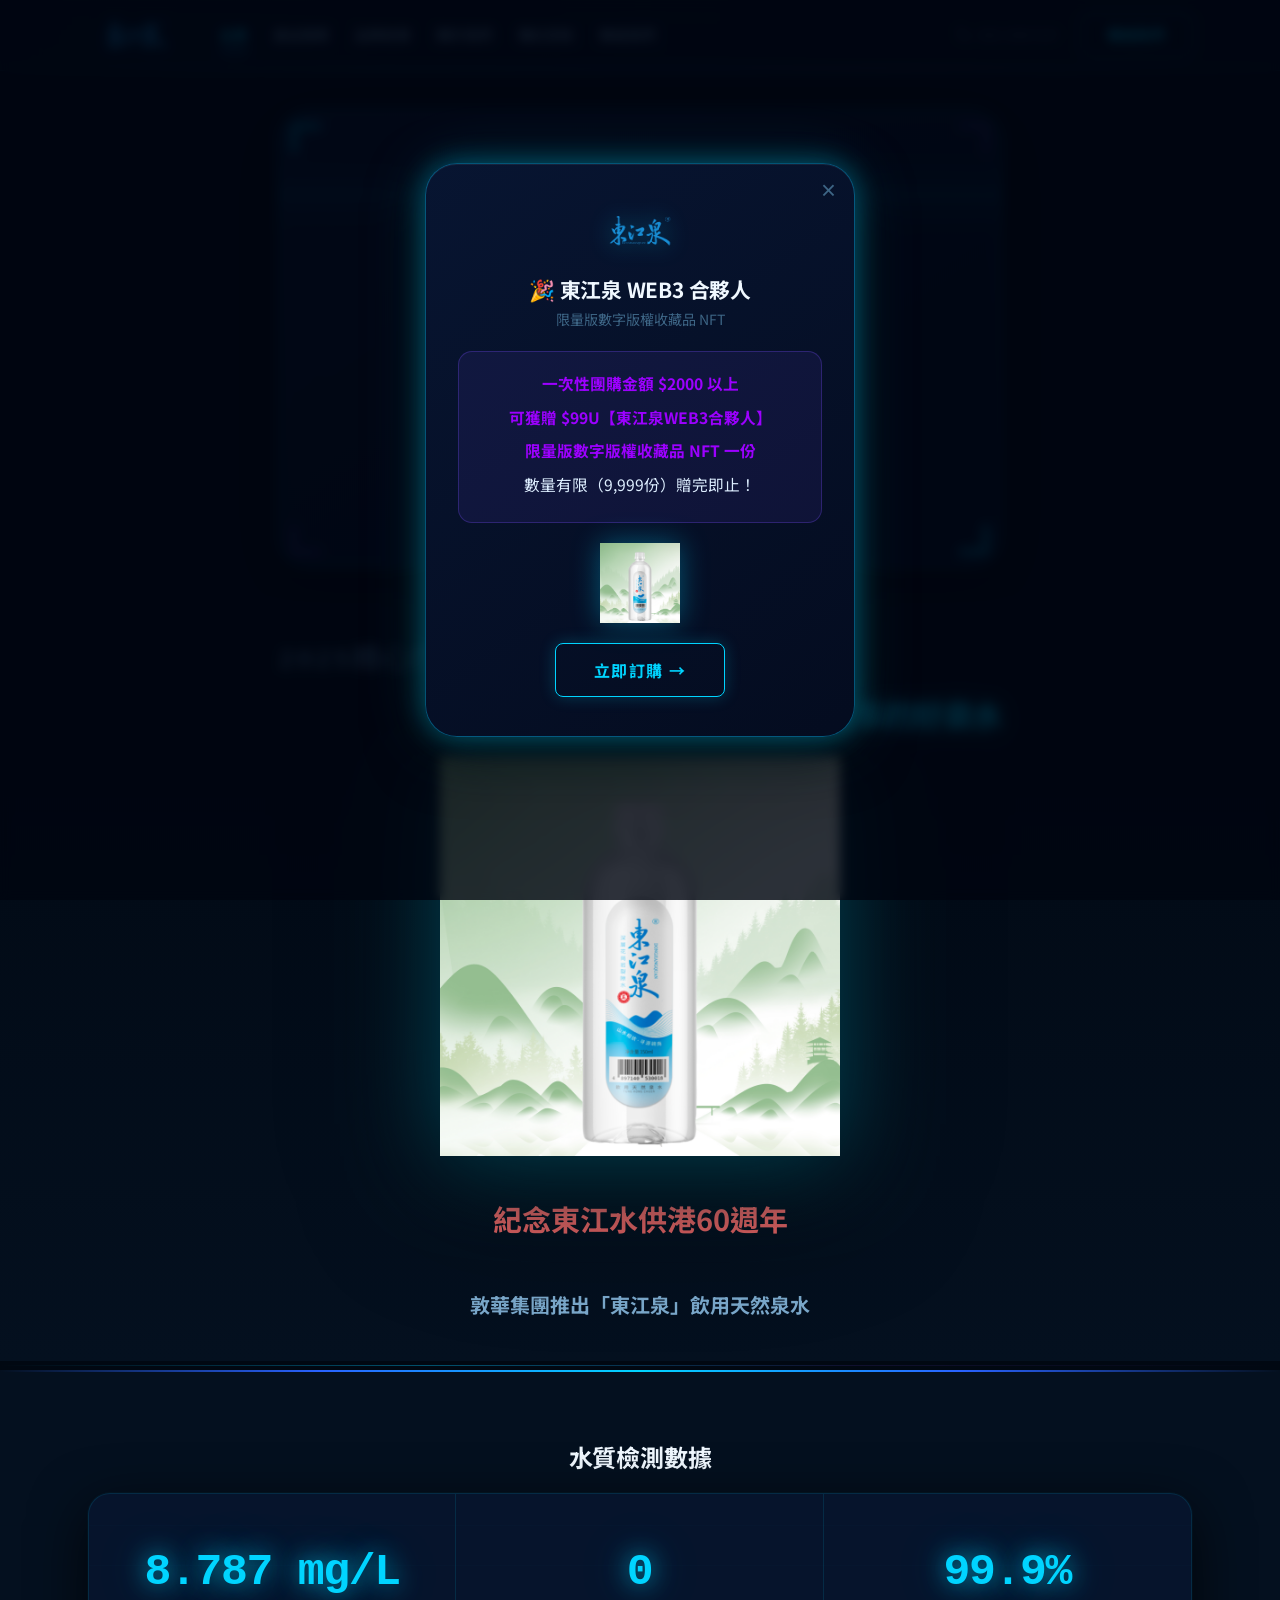
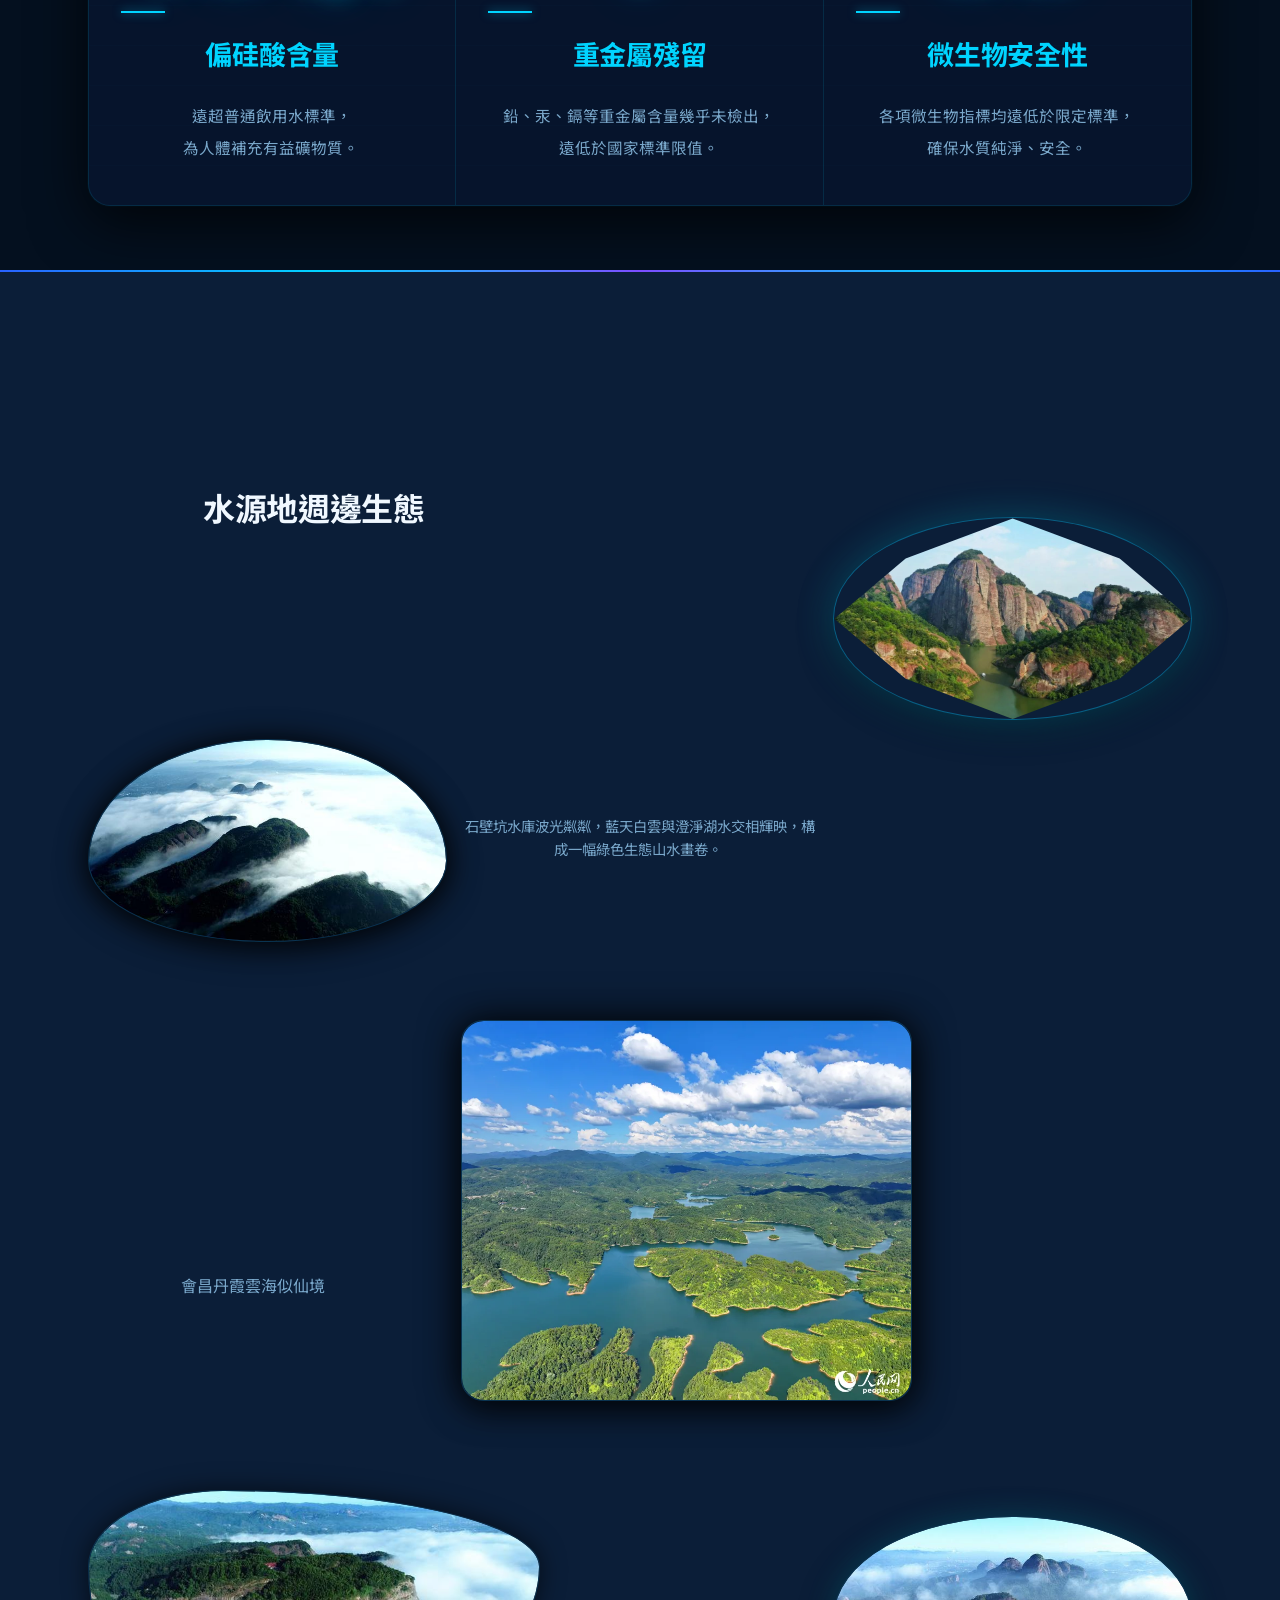
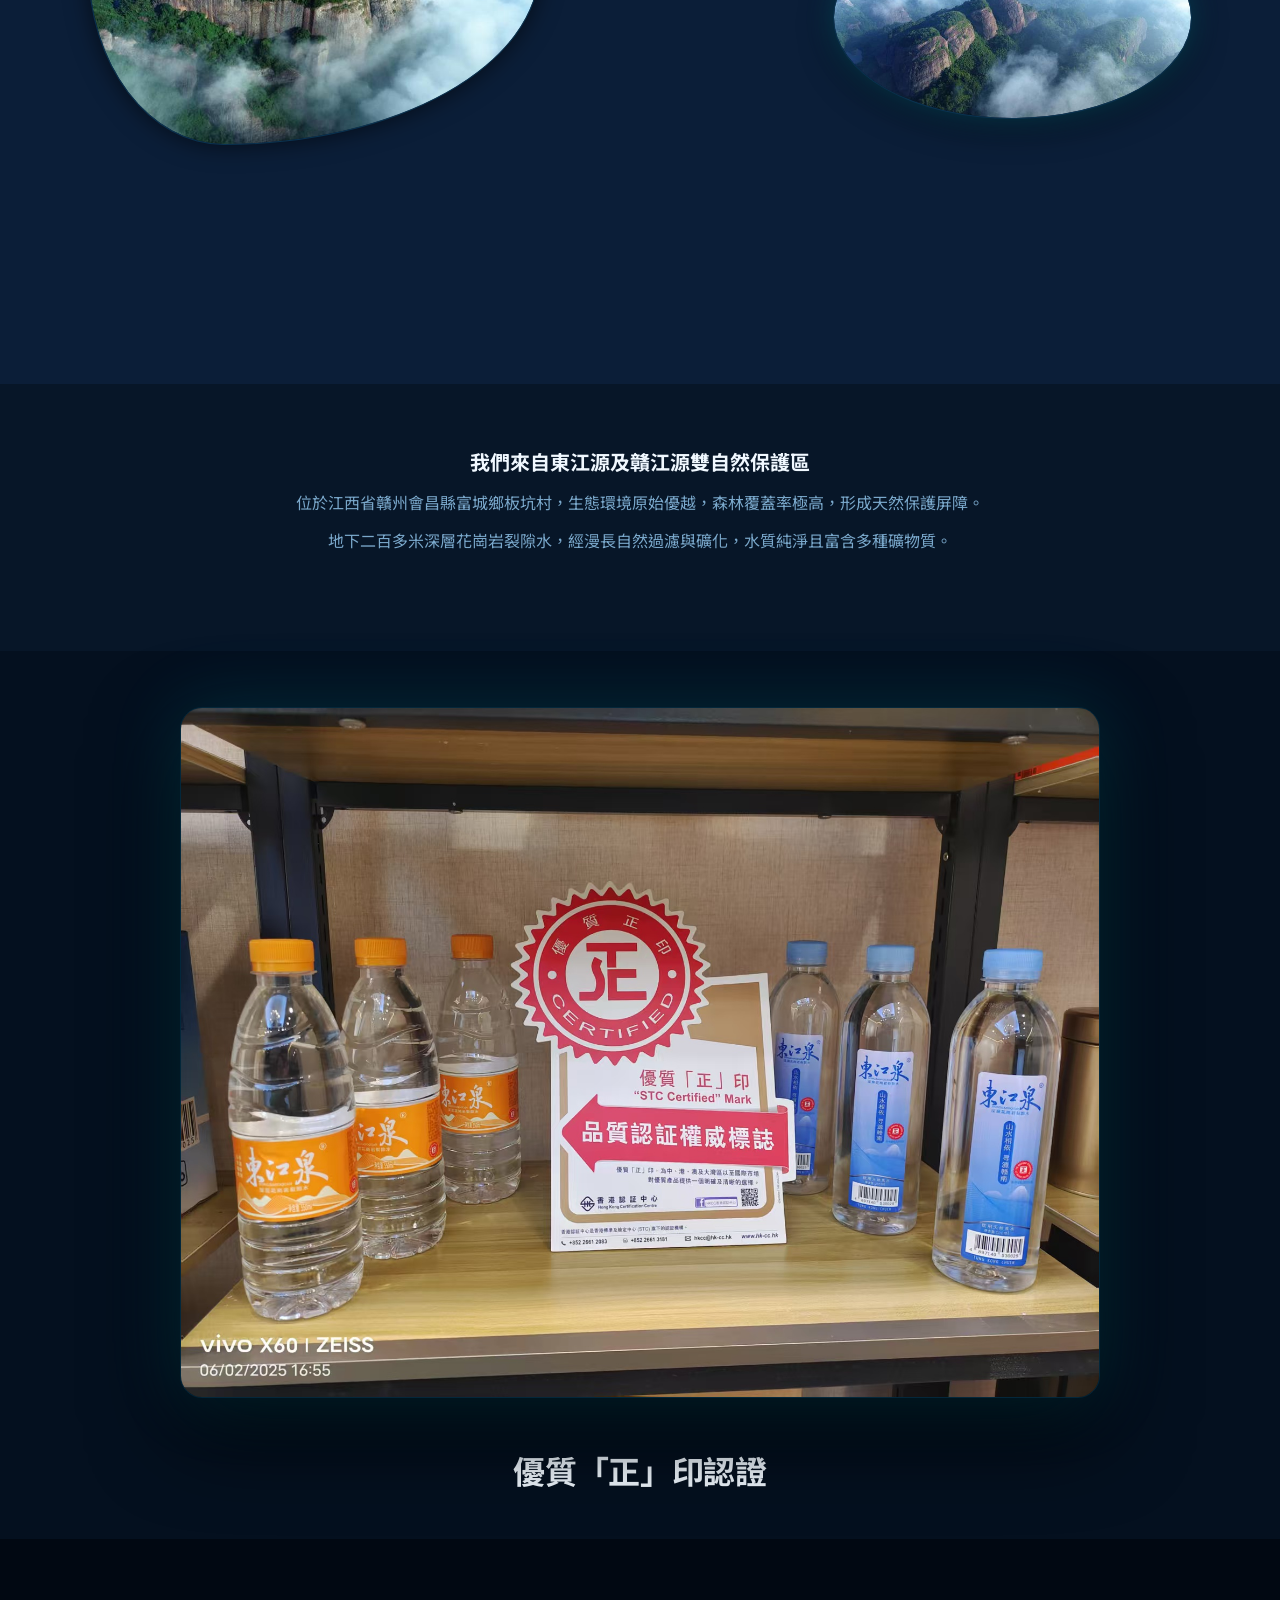
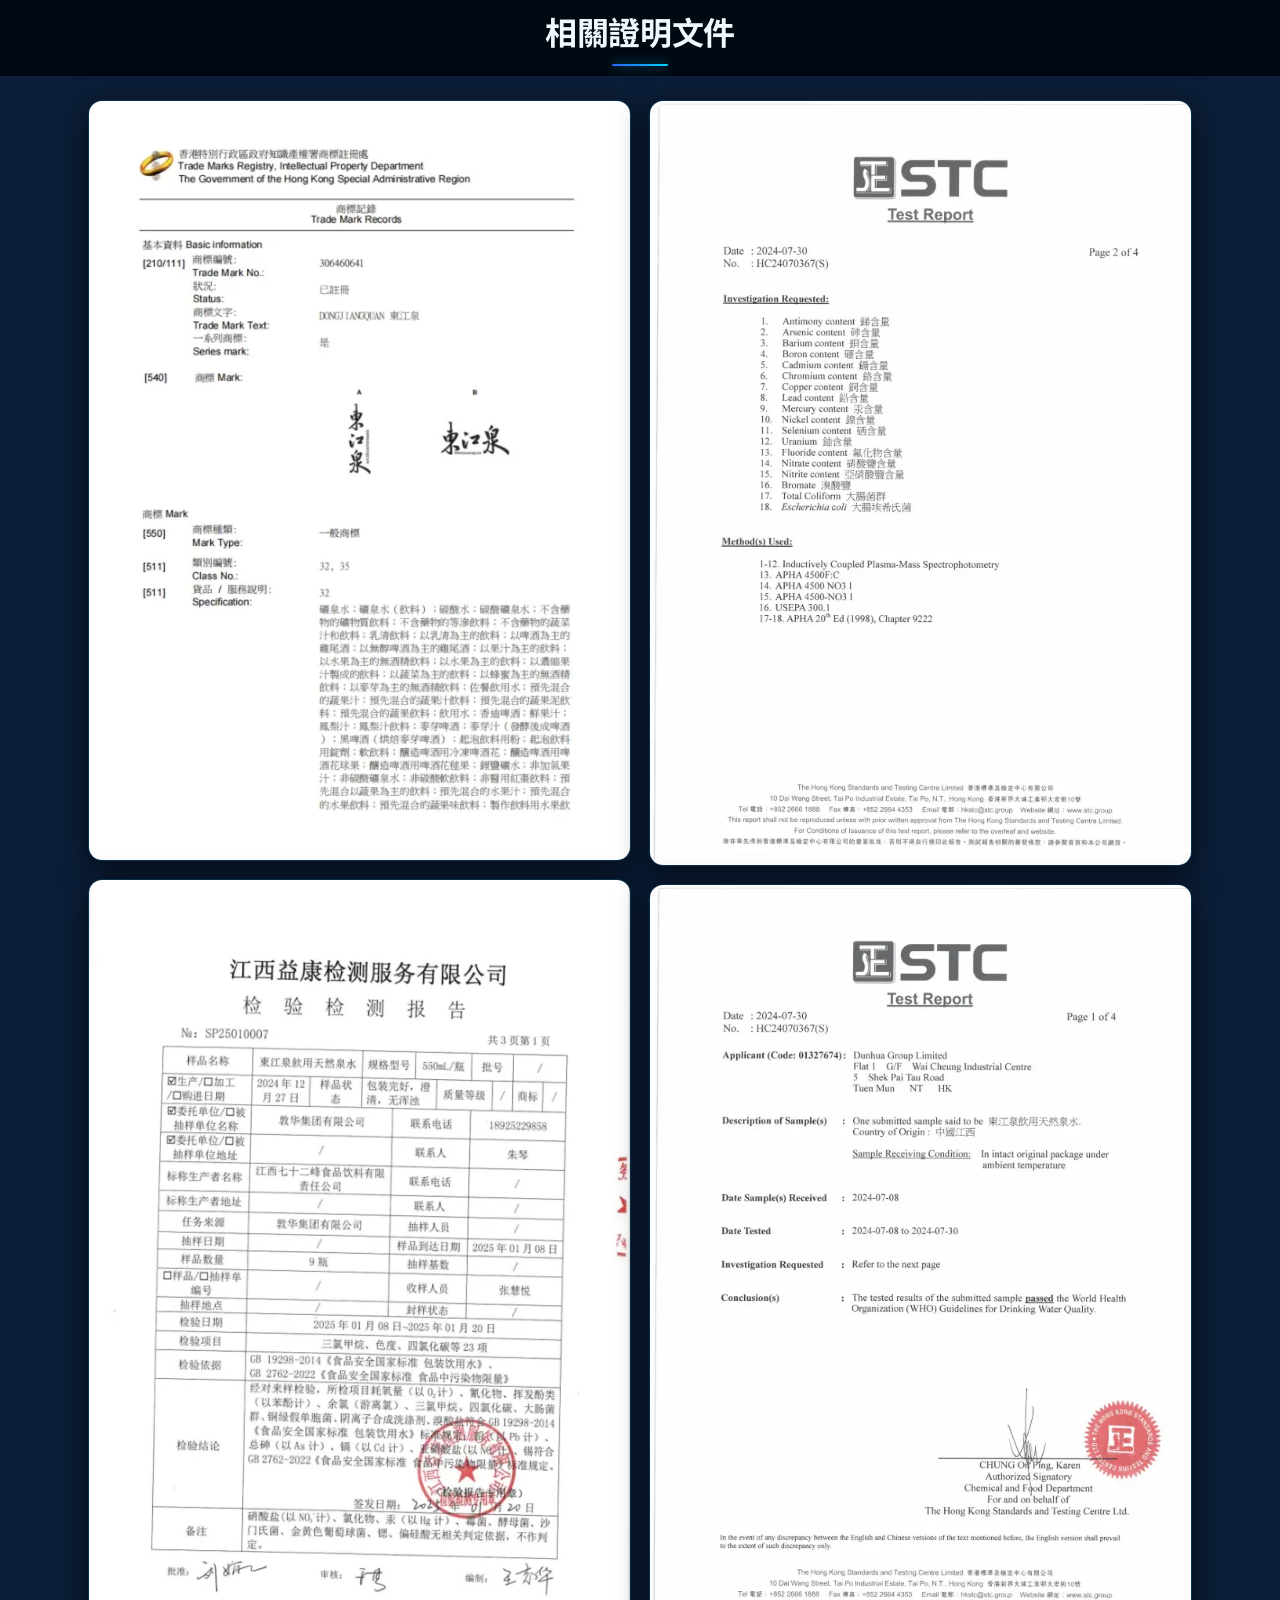
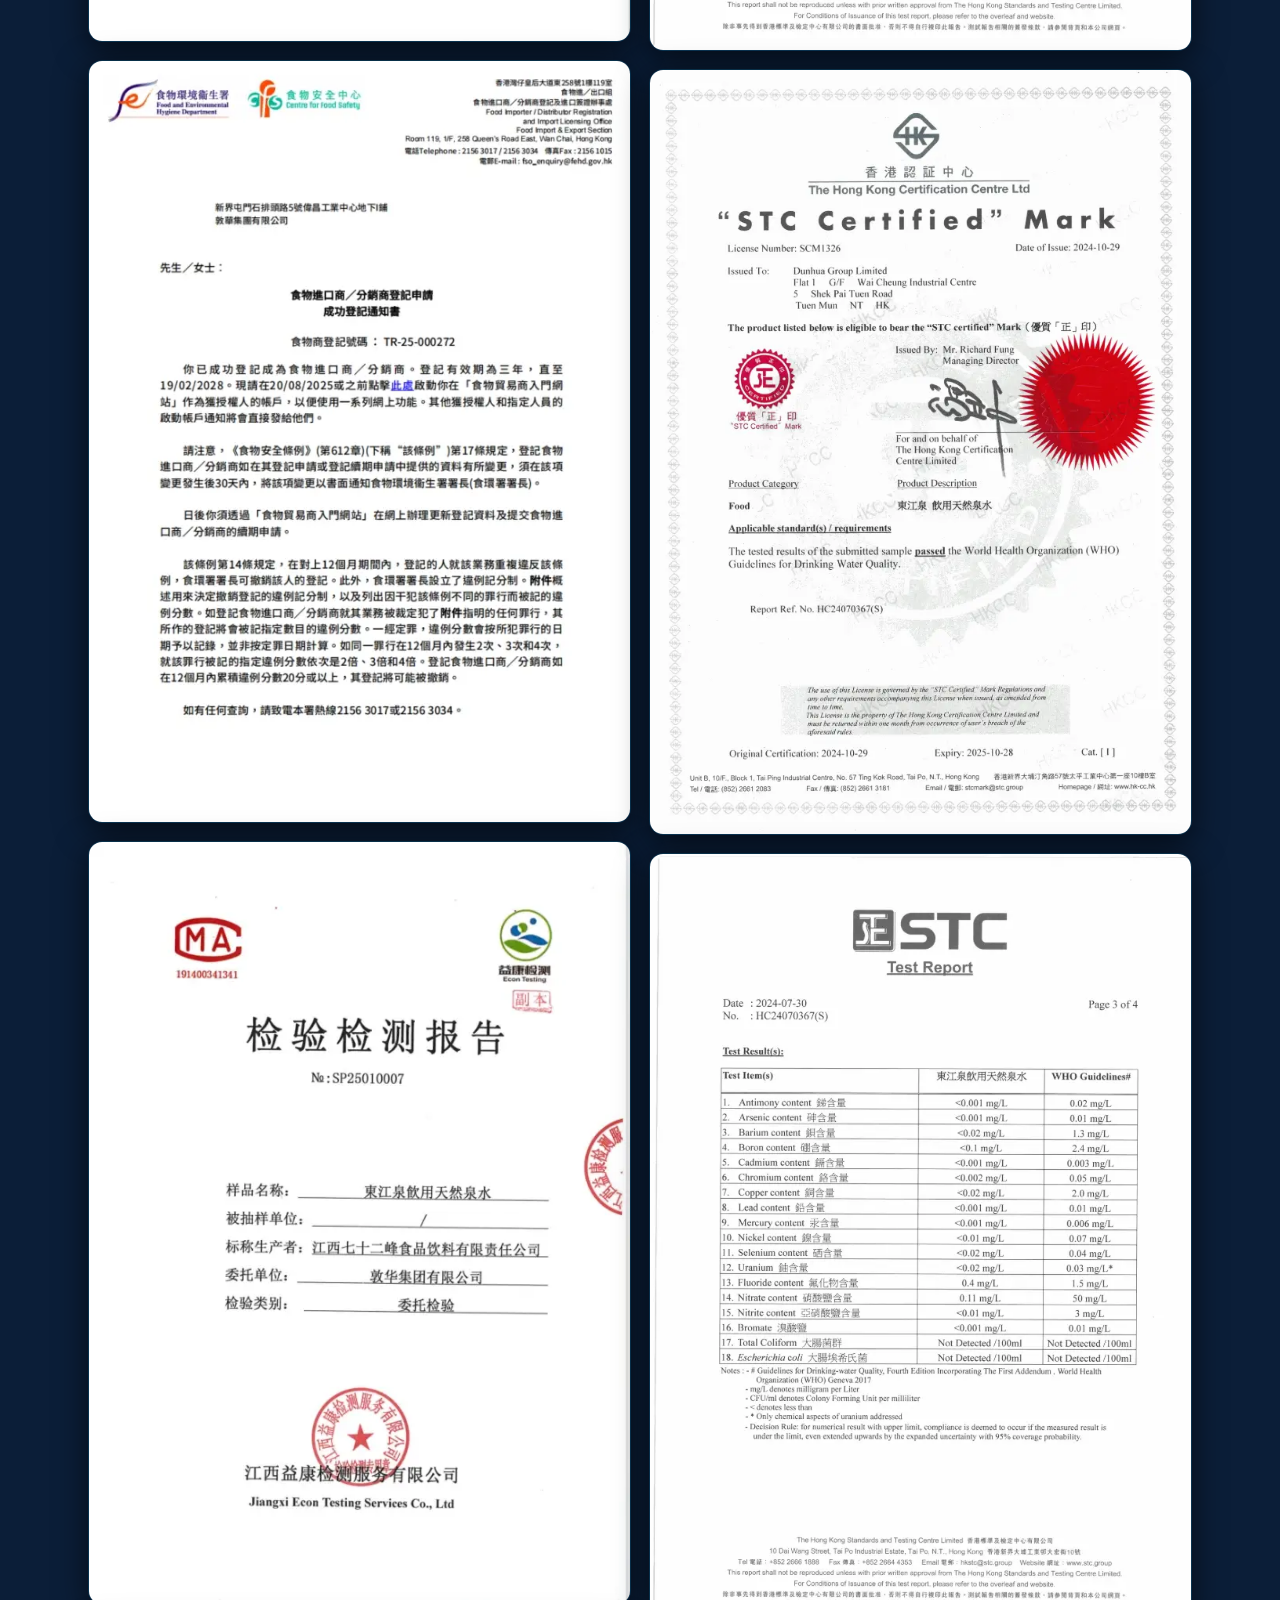
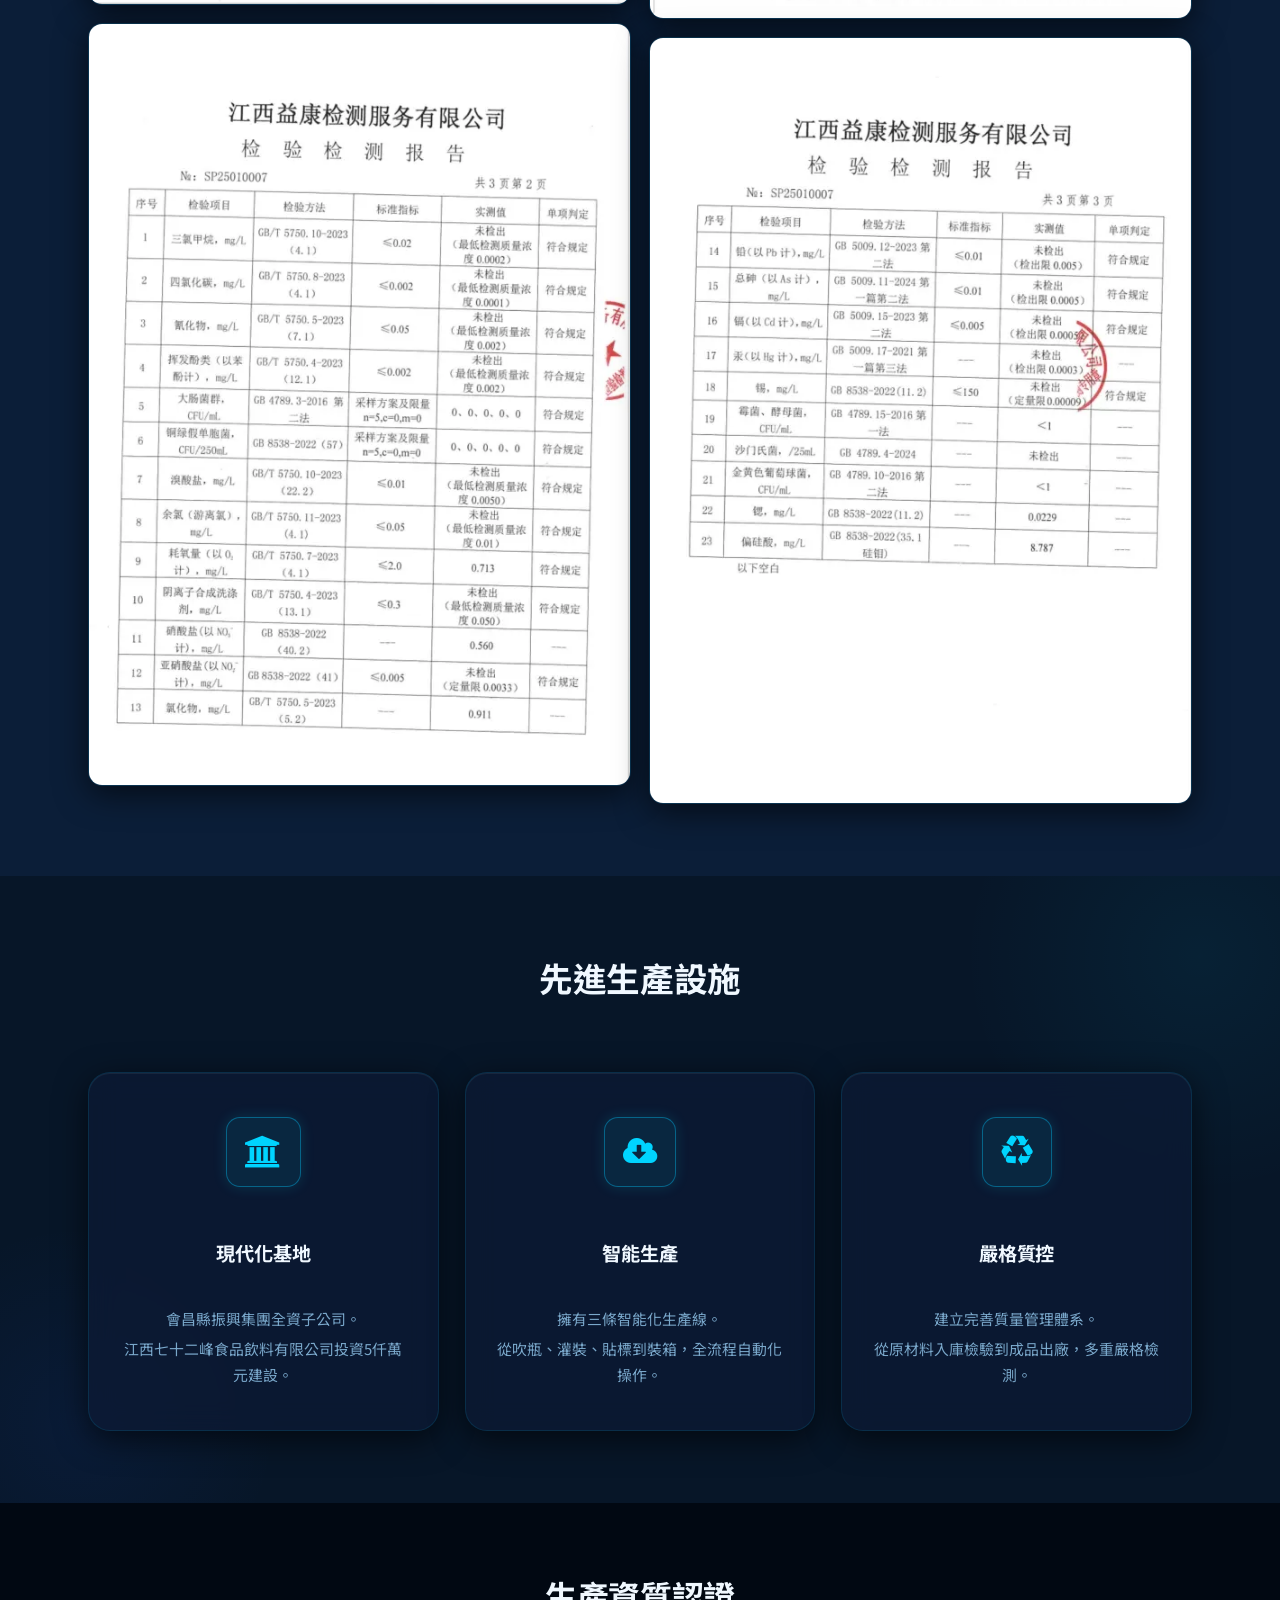
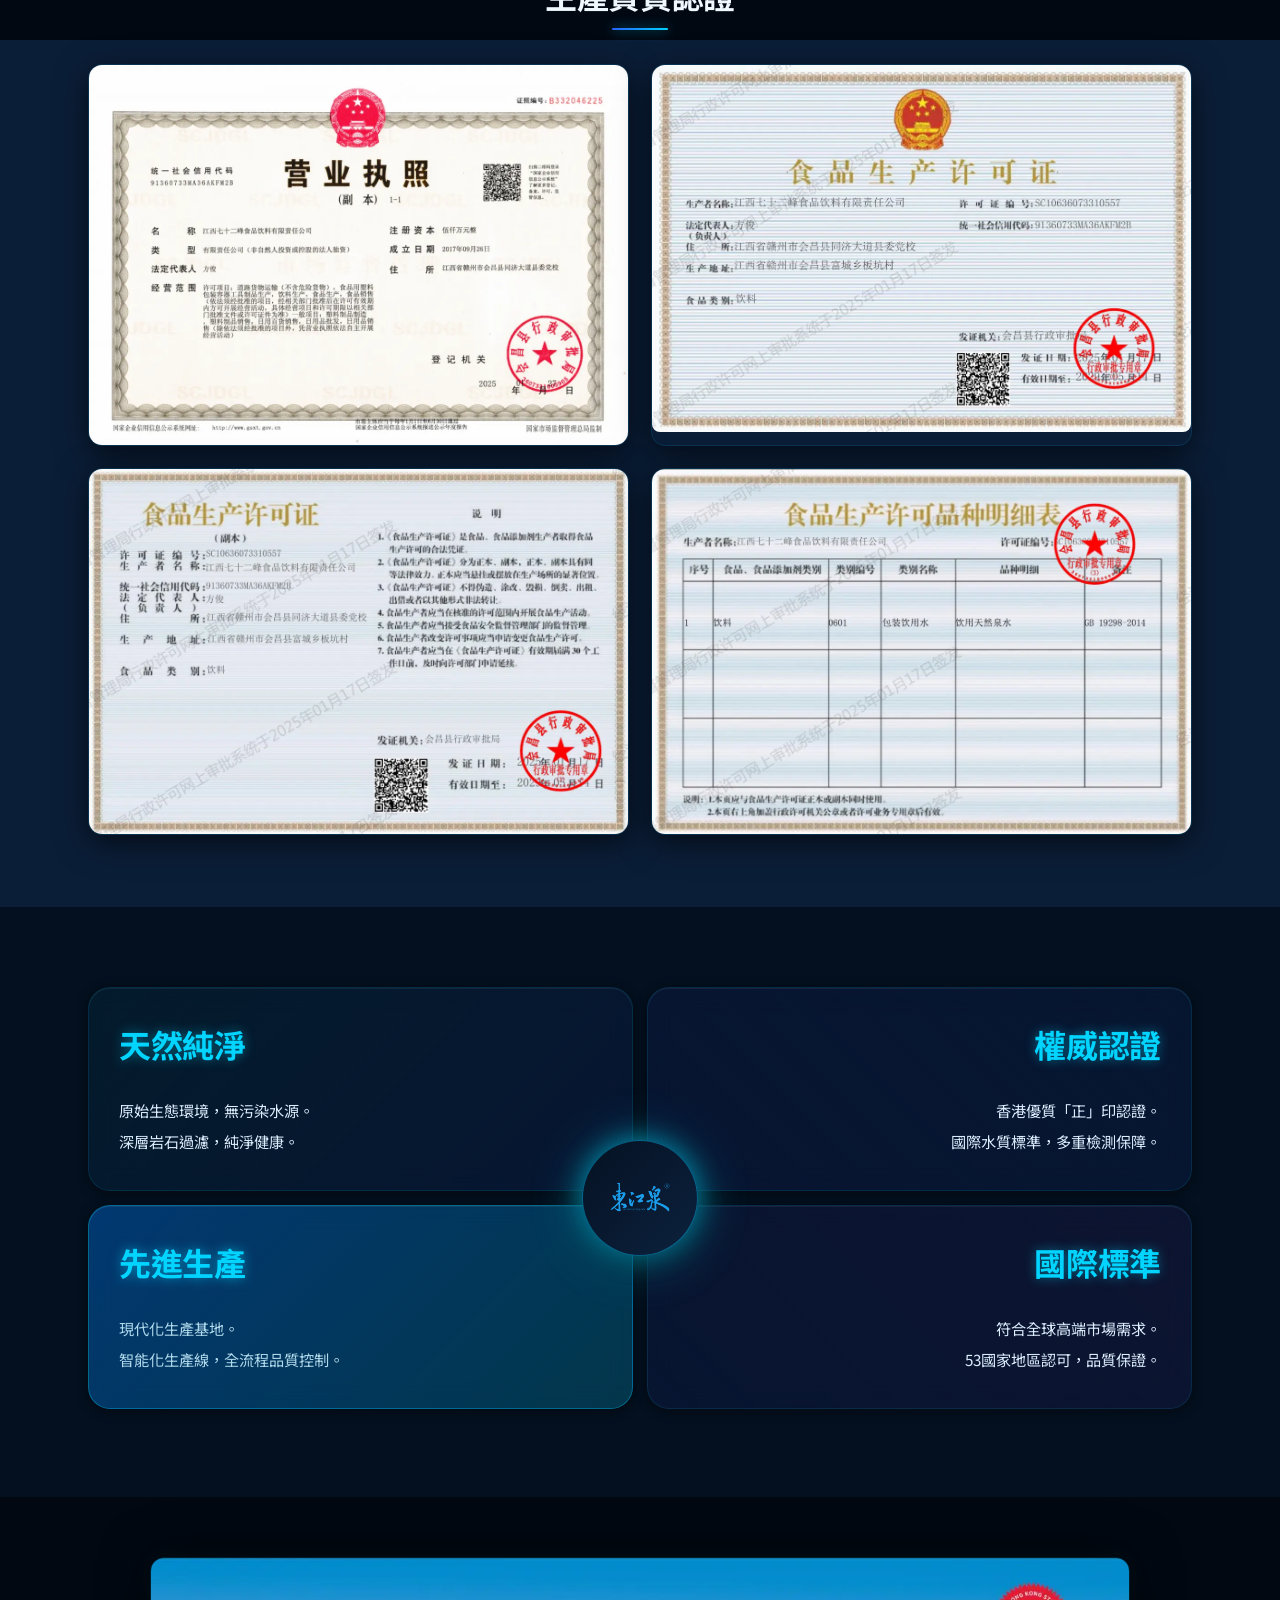
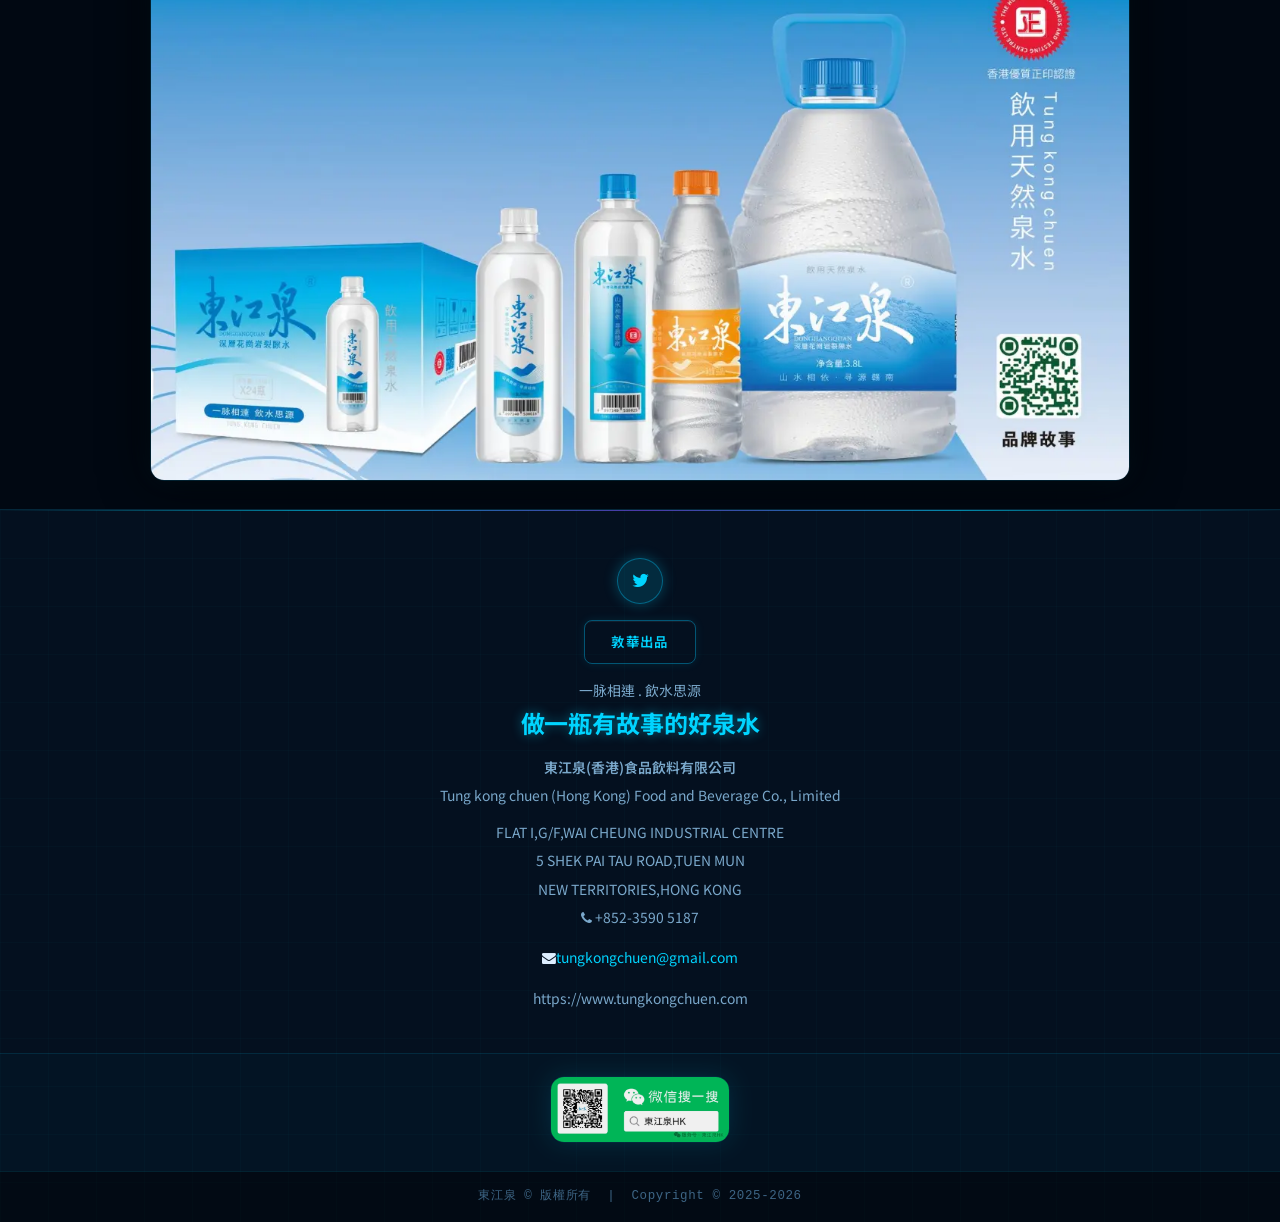
<file: index.html>
<!DOCTYPE html>
<html lang="zh-TW">
<head>
  <meta charset="utf-8"/>
  <meta http-equiv="X-UA-Compatible" content="IE=edge"/>
  <meta name="viewport" content="width=device-width, initial-scale=1"/>
  <meta name="description" content="東江泉 天然飲用泉水"/>
  <meta property="og:type" content="website"/>
  <meta property="og:title" content="東江泉 天然飲用泉水"/>
  <meta property="og:site_name" content="東江泉飲用天然泉水"/>
  <meta property="og:url" content="https://www.tungkongchuen.com/"/>
  <meta property="og:description" content="東江泉 天然飲用泉水"/>
  <meta name="twitter:card" content="summary_large_image"/>
  <meta name="twitter:title" content="東江泉 天然飲用泉水"/>
  <title>東江泉 天然飲用泉水</title>
  <link rel="shortcut icon" href="assets/images/logo.png"/>
  <link rel="preconnect" href="https://fonts.gstatic.com/" crossorigin/>
  <link href="https://fonts.googleapis.com/css2?family=Noto+Sans+TC:wght@300;400;500;700;900&family=Noto+Serif+TC:wght@400;700&display=swap" rel="stylesheet"/>
  <link rel="stylesheet" href="https://cdnjs.cloudflare.com/ajax/libs/font-awesome/4.7.0/css/font-awesome.min.css"/>
  <link rel="stylesheet" href="style.css"/>
</head>
<body>

<!-- ========== HEADER (injected by main.js) ========== -->
<header id="top" class="site-header"></header>

<!-- ========== MAIN ========== -->
<main id="wrap">

  <!-- Section 1: WEB3 Brand Banner -->
  <section class="section-web3">
    <div class="container-small">
      <div class="web3-box">
        <div class="scanline"></div>
        <div class="hud-tr"></div>
        <div class="hud-bl"></div>
        <p>&nbsp;</p>
        <h1 class="text-center gradient-gold" style="font-size:2.125rem;">致力打造全球首款</h1>
        <div class="text-center logo-center">
          <img src="assets/images/logo.png" alt="東江泉logo" class="img-fluid logo-big"/>
        </div>
        <h1 class="text-center" style="font-size:2.125rem;">
          <span class="gradient-gold"><strong>WEB3</strong></span>
          <span class="gradient-gold">生態應用</span>
        </h1>
        <h1 class="text-center gradient-gold" style="font-size:2.125rem;"><strong>文創資產飲品品牌</strong></h1>
        <p class="text-center" style="font-size:1.1875rem;">
          <a href="https://byb2025.com/" target="_blank">了解更多 </a>
          <i class="fa fa-long-arrow-right"></i>
        </p>
      </div>
    </div>
  </section>

  <!-- Section 2: Bottle Hero -->
  <section class="section-bottle-hero">
    <div class="container-small">
      <p class="label-2025"><strong><span class="text-color5">2025精心打造</span></strong></p>
      <h1 class="text-right bottle-title"><span style="color:rgb(57,132,198);"><strong>一瓶有故事的好泉水</strong></span></h1>
      <div class="text-center bottle-figure">
        <figure>
          <img src="assets/images/bottle_main.png" alt="東江泉350ml" class="img-fluid bottle-img"/>
          <figcaption>
            <p class="lead text-center">&nbsp;</p>
            <p class="lead text-center" style="font-size:1.8125rem;"><strong><span style="color:rgb(231,99,99);">紀念東江水供港60週年</span></strong></p>
            <p class="lead text-center">&nbsp;</p>
            <p class="lead text-center"><span style="font-size:1.25rem;"><strong>敦華集團推出「東江泉」飲用天然泉水</strong></span></p>
          </figcaption>
        </figure>
      </div>
    </div>
  </section>

  <!-- Divider -->
  <div class="section-divider"><hr/></div>

  <!-- Section 3: Water Quality Stats -->
  <section class="section-stats">
    <div class="container">
      <div class="stats-header">
        <h1 class="text-center">水質檢測數據</h1>
      </div>
      <div class="stats-grid">
        <div class="stat-item text-center">
          <span class="stat-number">8.787 mg/L</span>
          <hr class="stat-divider"/>
          <h4 class="stat-label" style="font-size:1.6875rem;"><span style="color:var(--color1);">偏硅酸含量</span></h4>
          <p>&nbsp;</p>
          <p>遠超普通飲用水標準，</p>
          <p>為人體補充有益礦物質。&nbsp;</p>
        </div>
        <div class="stat-item text-center">
          <span class="stat-number">0</span>
          <hr class="stat-divider"/>
          <h4 class="stat-label" style="font-size:1.6875rem;"><span style="color:var(--color1);">重金屬殘留</span></h4>
          <p>&nbsp;</p>
          <p>鉛、汞、鎘等重金屬含量幾乎未檢出，</p>
          <p>遠低於國家標準限值。</p>
        </div>
        <div class="stat-item text-center">
          <span class="stat-number">99.9%</span>
          <hr class="stat-divider"/>
          <h4 class="stat-label" style="font-size:1.6875rem;"><span style="color:var(--color1);">微生物安全性</span></h4>
          <p>&nbsp;</p>
          <p>各項微生物指標均遠低於限定標準，</p>
          <p>確保水質純淨、安全。</p>
        </div>
      </div>
    </div>
  </section>

  <!-- Section 4: Image Mosaic - Nature Scenes -->
  <section class="section-mosaic">
    <div class="container">
      <div class="mosaic-grid">
        <!-- Top row: title + shuriken lake image -->
        <div class="mosaic-title-block">
          <h2 class="text-center" style="font-size:2rem;"><span>水源地週邊生態</span></h2>
        </div>
        <div class="mosaic-shuriken">
          <img src="assets/images/scene_c.jpg" alt="十里畫廊漢仙湖" class="img-fluid img-shuriken"/>
        </div>

        <!-- Subtitle -->
        <div class="mosaic-subtitle">
          <p class="lead text-center">會昌丹霞雲海似仙境</p>
        </div>

        <!-- Large scene left (door shape) -->
        <div class="mosaic-scene-large">
          <img src="assets/images/scene_d.jpeg" alt="江西會昌：丹霞雲海似仙境1" class="img-fluid img-blob-door"/>
        </div>

        <!-- Middle description -->
        <div class="mosaic-desc">
          <p class="text-center">石壁坑水庫波光粼粼，藍天白雲與澄淨湖水交相輝映，構成一幅綠色生態山水畫卷。&nbsp;</p>
        </div>

        <!-- Middle large image (rounded square) -->
        <div class="mosaic-center-img">
          <img src="assets/images/scene_e.webp" alt="會昌" class="img-fluid img-rounded-square"/>
        </div>

        <!-- Bottom left blob -->
        <div class="mosaic-scene-bottom">
          <img src="assets/images/scene_a.jpeg" alt="江西會昌：丹霞雲海似仙境3" class="img-fluid img-blob"/>
        </div>

        <!-- Bottom right circle -->
        <div class="mosaic-scene-circle">
          <img src="assets/images/scene_b.jpeg" alt="江西會昌：丹霞雲海似仙境" class="img-fluid img-circle"/>
        </div>
      </div>
    </div>
  </section>

  <!-- Section 5: Source Description -->
  <section class="section-source-text">
    <div class="container">
      <p class="text-center"><span style="font-size:1.25rem;"><strong>我們來自東江源及贛江源雙自然保護區</strong></span></p>
      <p class="text-center">位於江西省贛州會昌縣富城鄉板坑村，生態環境原始優越，森林覆蓋率極高，形成天然保護屏障。</p>
      <p class="text-center">地下二百多米深層花崗岩裂隙水，經漫長自然過濾與礦化，水質純淨且富含多種礦物質。</p>
    </div>
  </section>

  <!-- Section 6: Certification Image (iPad style) -->
  <section class="section-cert-hero">
    <div class="container">
      <div class="cert-hero-img text-center">
        <img src="assets/images/cert_hero.jpg" alt="優質正印認證" class="img-fluid img-ipad rounded"/>
      </div>
      <div class="cert-hero-title text-center">
        <h2 style="font-size:2rem;"><b>優質「正」印認證</b></h2>
      </div>
    </div>
  </section>

  <!-- Section 7: Cert Docs Title -->
  <section class="section-title">
    <div class="container">
      <h6 class="text-center" style="font-size:2rem;">相關證明文件</h6>
    </div>
  </section>

  <!-- Section 8: Cert Documents Gallery (Masonry 2-col) -->
  <section class="section-gallery" id="cert-gallery">
    <div class="container">
      <div class="masonry-2col">
        <div class="masonry-col">
          <img src="assets/images/cert_doc1.webp" alt="微信截圖1" class="img-fluid rounded gallery-img"/>
          <img src="assets/images/cert_doc2.webp" alt="檢測2" class="img-fluid rounded gallery-img"/>
          <img src="assets/images/cert_doc3.webp" alt="微信截圖2" class="img-fluid rounded gallery-img"/>
          <img src="assets/images/cert_doc4.webp" alt="檢測1" class="img-fluid rounded gallery-img"/>
          <img src="assets/images/cert_doc5.webp" alt="檢測3" class="img-fluid rounded gallery-img"/>
        </div>
        <div class="masonry-col">
          <img src="assets/images/cert_doc6.webp" alt="2-4" class="img-fluid rounded gallery-img"/>
          <img src="assets/images/cert_doc7.webp" alt="1-4" class="img-fluid rounded gallery-img"/>
          <img src="assets/images/cert_doc8.webp" alt="優質正字" class="img-fluid rounded gallery-img"/>
          <img src="assets/images/cert_doc9.webp" alt="3-4" class="img-fluid rounded gallery-img"/>
          <img src="assets/images/cert_doc10.webp" alt="檢測4" class="img-fluid rounded gallery-img"/>
        </div>
      </div>
    </div>
  </section>

  <!-- Section 9: Advanced Production Facilities -->
  <section class="section-features" id="production">
    <div class="container">
      <h1 class="text-center section-features-title">先進生產設施</h1>
      <p class="lead text-center">&nbsp;</p>
      <div class="features-grid">
        <div class="feature-item text-center">
          <i class="fa fa-institution fa-2x feature-icon"></i>
          <br/><br/>
          <h4 class="text-center">現代化基地</h4>
          <p>&nbsp;</p>
          <p class="text-center">會昌縣振興集團全資子公司。</p>
          <p class="text-center">江西七十二峰食品飲料有限公司投資5仟萬元建設。</p>
        </div>
        <div class="feature-item text-center">
          <i class="fa fa-cloud-download fa-2x feature-icon"></i>
          <br/><br/>
          <h4 class="text-center">智能生產</h4>
          <p>&nbsp;</p>
          <p class="text-center">擁有三條智能化生產線。</p>
          <p class="text-center">從吹瓶、灌裝、貼標到裝箱，全流程自動化操作。</p>
        </div>
        <div class="feature-item text-center">
          <i class="fa fa-recycle fa-2x feature-icon"></i>
          <br/><br/>
          <h4 class="text-center">嚴格質控</h4>
          <p>&nbsp;</p>
          <p class="text-center">建立完善質量管理體系。</p>
          <p class="text-center">從原材料入庫檢驗到成品出廠，多重嚴格檢測。</p>
        </div>
      </div>
    </div>
  </section>

  <!-- Section 10: Production Cert Title -->
  <section class="section-title" id="products">
    <div class="container">
      <h2 class="text-center" style="font-size:2rem;">生產資質認證</h2>
    </div>
  </section>

  <!-- Section 11: Production Cert 2x2 Gallery -->
  <section class="section-prod-gallery">
    <div class="container">
      <div class="prod-gallery-grid">
        <div class="prod-gallery-item">
          <img src="assets/images/prod_cert1.webp" alt="生產資質1" class="img-fluid rounded"/>
        </div>
        <div class="prod-gallery-item">
          <img src="assets/images/prod_cert2.webp" alt="生產資質2" class="img-fluid rounded"/>
        </div>
        <div class="prod-gallery-item">
          <img src="assets/images/prod_cert3.webp" alt="生產資質3" class="img-fluid rounded"/>
        </div>
        <div class="prod-gallery-item">
          <img src="assets/images/prod_cert4.webp" alt="生產資質4" class="img-fluid rounded"/>
        </div>
      </div>
    </div>
  </section>

  <!-- Section 12: Masonry Block - 4 features + logo center -->
  <section class="section-masonry-block">
    <div class="container">
      <div class="masonry-block-grid" style="position:relative;">
        <!-- Top left: 天然純淨 -->
        <div class="mb-block mb-block-tl">
          <h4 style="font-size:2rem;"><span style="color:var(--color1);">天然純淨</span></h4>
          <p>&nbsp;</p>
          <p>原始生態環境，無污染水源。</p>
          <p>深層岩石過濾，純淨健康。</p>
        </div>
        <!-- Top right: 權威認證 -->
        <div class="mb-block mb-block-tr">
          <h4 style="font-size:2rem;"><span style="color:var(--color1);">權威認證</span></h4>
          <p>&nbsp;</p>
          <p>香港優質「正」印認證。</p>
          <p>國際水質標準，多重檢測保障。</p>
        </div>
        <!-- Bottom left: 先進生產 -->
        <div class="mb-block mb-block-bl">
          <h4 style="font-size:2rem;">先進生產</h4>
          <p>&nbsp;</p>
          <p>現代化生產基地。</p>
          <p>智能化生產線，全流程品質控制。</p>
        </div>
        <!-- Bottom right: 國際標準 -->
        <div class="mb-block mb-block-br">
          <h4 style="font-size:2rem;"><span style="color:var(--color1);">國際標準</span></h4>
          <p>&nbsp;</p>
          <p>符合全球高端市場需求。</p>
          <p>53國家地區認可，品質保證。</p>
        </div>
        <!-- Centre logo circle — floats above the junction of all 4 blocks -->
        <div class="mb-block-center">
          <img src="assets/images/logo.svg" alt="東江泉logo" class="img-circle-logo"/>
        </div>
      </div>
    </div>
  </section>

  <!-- Section 13: Report Image -->
  <section class="section-report">
    <div class="container text-center">
      <img src="assets/images/report.webp" alt="202503E 報告" class="img-fluid rounded report-img mx-auto d-block"/>
    </div>
  </section>

</main><!-- end #wrap -->

<!-- ========== FOOTER (injected by main.js) ========== -->
<footer id="bottom"></footer>

<!-- ========== POPUP OVERLAY ========== -->
<div id="site-popup-overlay" role="dialog" aria-modal="true" aria-label="優惠公告">
  <div class="popup-box">
    <button class="popup-close" aria-label="關閉">&times;</button>
    <div class="popup-inner">
      <div class="popup-logo">
        <img src="assets/images/logo.png" alt="東江泉" class="popup-logo-img"/>
      </div>
      <h3 class="popup-title">🎉 東江泉 WEB3 合夥人</h3>
      <p class="popup-sub">限量版數字版權收藏品 NFT</p>
      <div class="popup-highlight">
        <p><strong style="color:rgb(156,0,255);">一次性團購金額 $2000 以上</strong></p>
        <p><strong style="color:rgb(156,0,255);">可獲贈 $99U【東江泉WEB3合夥人】</strong></p>
        <p><strong style="color:rgb(156,0,255);">限量版數字版權收藏品 NFT 一份</strong></p>
        <p class="popup-note">數量有限（9,999份）贈完即止！</p>
      </div>
      <div class="popup-bottle">
        <img src="assets/images/bottle_main.png" alt="東江泉" class="popup-bottle-img"/>
      </div>
      <a href="contactus.html" class="popup-btn"><span>立即訂購 →</span></a>
    </div>
  </div>
</div>

<script src="main.js"></script>
</body>
</html>
</file>
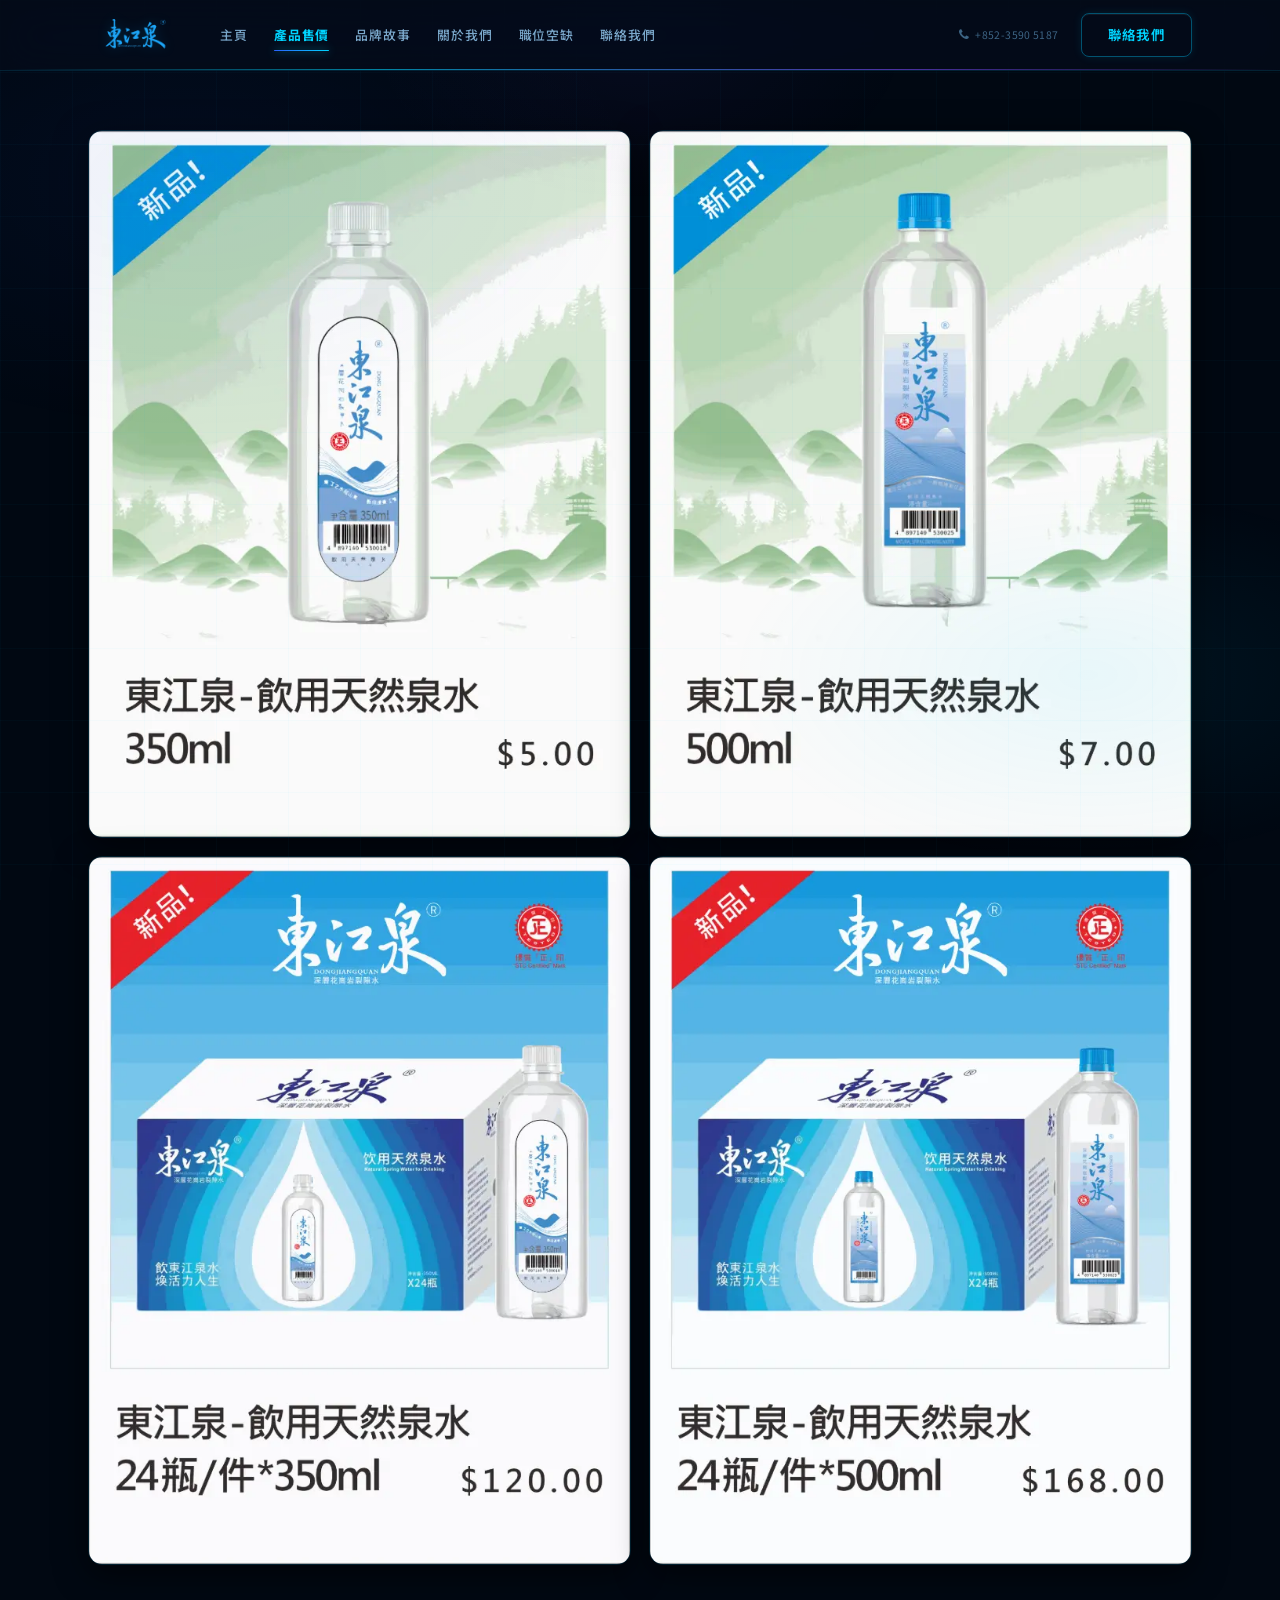
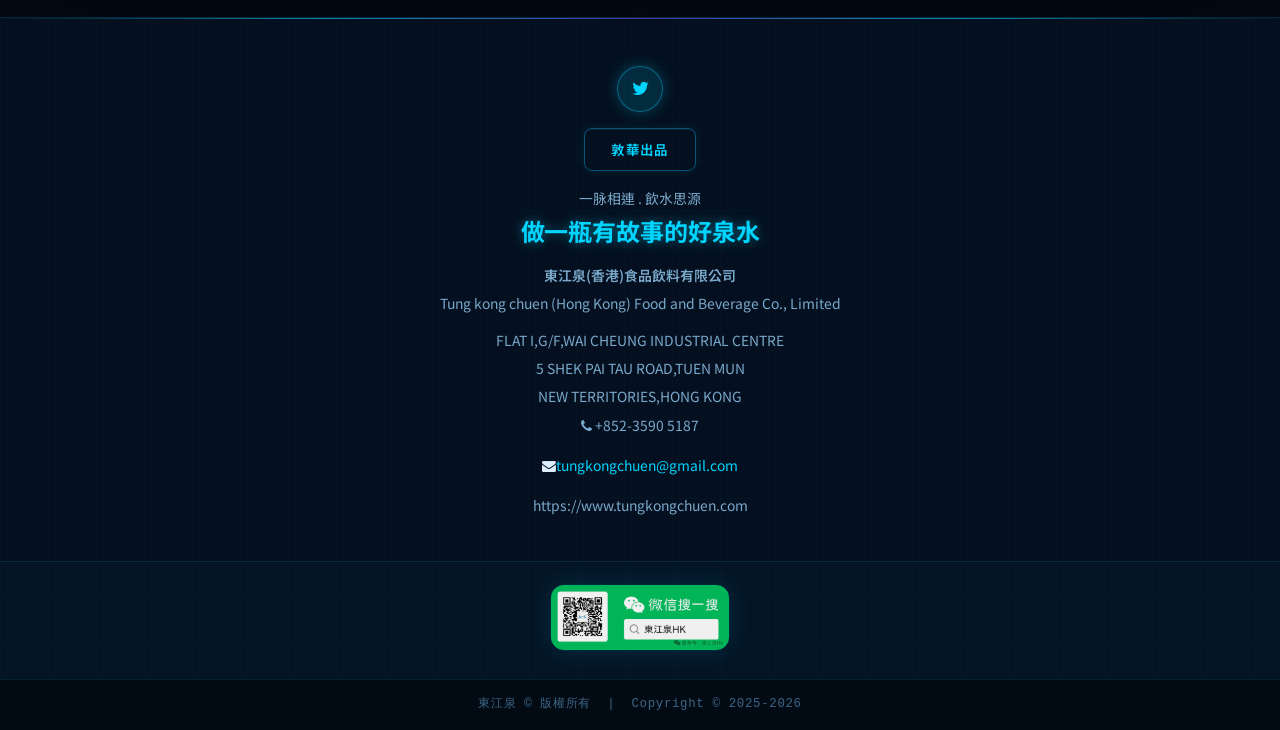
<file: chan-pin.html>
<!DOCTYPE html>
<html lang="zh-TW">
<head>
  <meta charset="utf-8"/>
  <meta http-equiv="X-UA-Compatible" content="IE=edge"/>
  <meta name="viewport" content="width=device-width, initial-scale=1"/>
  <meta name="description" content="東江泉 天然飲用泉水 - 產品售價"/>
  <title>產品售價 | 東江泉 天然飲用泉水</title>
  <link rel="shortcut icon" href="assets/images/logo.png"/>
  <link rel="preconnect" href="https://fonts.gstatic.com/" crossorigin/>
  <link href="https://fonts.googleapis.com/css2?family=Noto+Sans+TC:wght@300;400;500;700&display=swap" rel="stylesheet"/>
  <link rel="stylesheet" href="https://cdnjs.cloudflare.com/ajax/libs/font-awesome/4.7.0/css/font-awesome.min.css"/>
  <link rel="stylesheet" href="style.css"/>
</head>
<body>

<header id="top" class="site-header"></header>

<main id="wrap">

  <!-- Product Gallery - 2 column masonry -->
  <section class="section-gallery section-gallery-products">
    <div class="container">
      <div class="masonry-2col">
        <div class="masonry-col">
          <img src="assets/images/prod_350ml_5.webp"   alt="東江泉350ml 5箱裝"   class="img-fluid rounded gallery-img"/>
          <img src="assets/images/prod_350ml_120.webp" alt="東江泉350ml 120箱裝" class="img-fluid rounded gallery-img"/>
        </div>
        <div class="masonry-col">
          <img src="assets/images/prod_500ml_7.webp"   alt="東江泉500ml 7箱裝"   class="img-fluid rounded gallery-img"/>
          <img src="assets/images/prod_500ml_168.webp" alt="東江泉500ml 168箱裝" class="img-fluid rounded gallery-img"/>
        </div>
      </div>
    </div>
  </section>

</main>

<footer id="bottom"></footer>

<!-- ========== POPUP OVERLAY (shows after 5s, same as original) ========== -->
<div id="chanpin-popup-overlay" role="dialog" aria-modal="true" aria-label="優惠公告">
  <div class="popup-box">
    <button class="popup-close" id="chanpin-popup-close" aria-label="關閉">&times;</button>
    <div class="popup-inner popup-banner-style">
      <p><strong>【聯絡我們】</strong></p>
      <h2><span style="color:rgb(255,0,255);">一次性團購金額$2000以上</span></h2>
      <h2><span style="color:rgb(255,0,255);">可獲贈$99U【東江泉WEB3合夥人】</span></h2>
      <h2><span style="color:rgb(255,0,255);">限量版數字版權收藏品NFT一份</span></h2>
      <p>數量有限（9999份）贈完即止！</p>
      <p class="mt-3"><a href="contactus.html" class="popup-btn">了解更多</a></p>
    </div>
  </div>
</div>

<script src="main.js"></script>
<script>
(function(){
  // Show popup after 5 seconds (same as original site data-show-after="5000")
  var shown = sessionStorage.getItem('chanpin_popup_shown');
  if (!shown) {
    setTimeout(function(){
      var overlay = document.getElementById('chanpin-popup-overlay');
      if (overlay) {
        overlay.classList.add('popup-visible');
        sessionStorage.setItem('chanpin_popup_shown', '1');
      }
    }, 5000);
  }
  // Close handlers
  document.getElementById('chanpin-popup-close').addEventListener('click', function(){
    document.getElementById('chanpin-popup-overlay').classList.remove('popup-visible');
  });
  document.getElementById('chanpin-popup-overlay').addEventListener('click', function(e){
    if (e.target === this) this.classList.remove('popup-visible');
  });
  document.addEventListener('keydown', function(e){
    if (e.key === 'Escape') {
      var overlay = document.getElementById('chanpin-popup-overlay');
      if (overlay) overlay.classList.remove('popup-visible');
    }
  });
})();
</script>
</body>
</html>
</file>
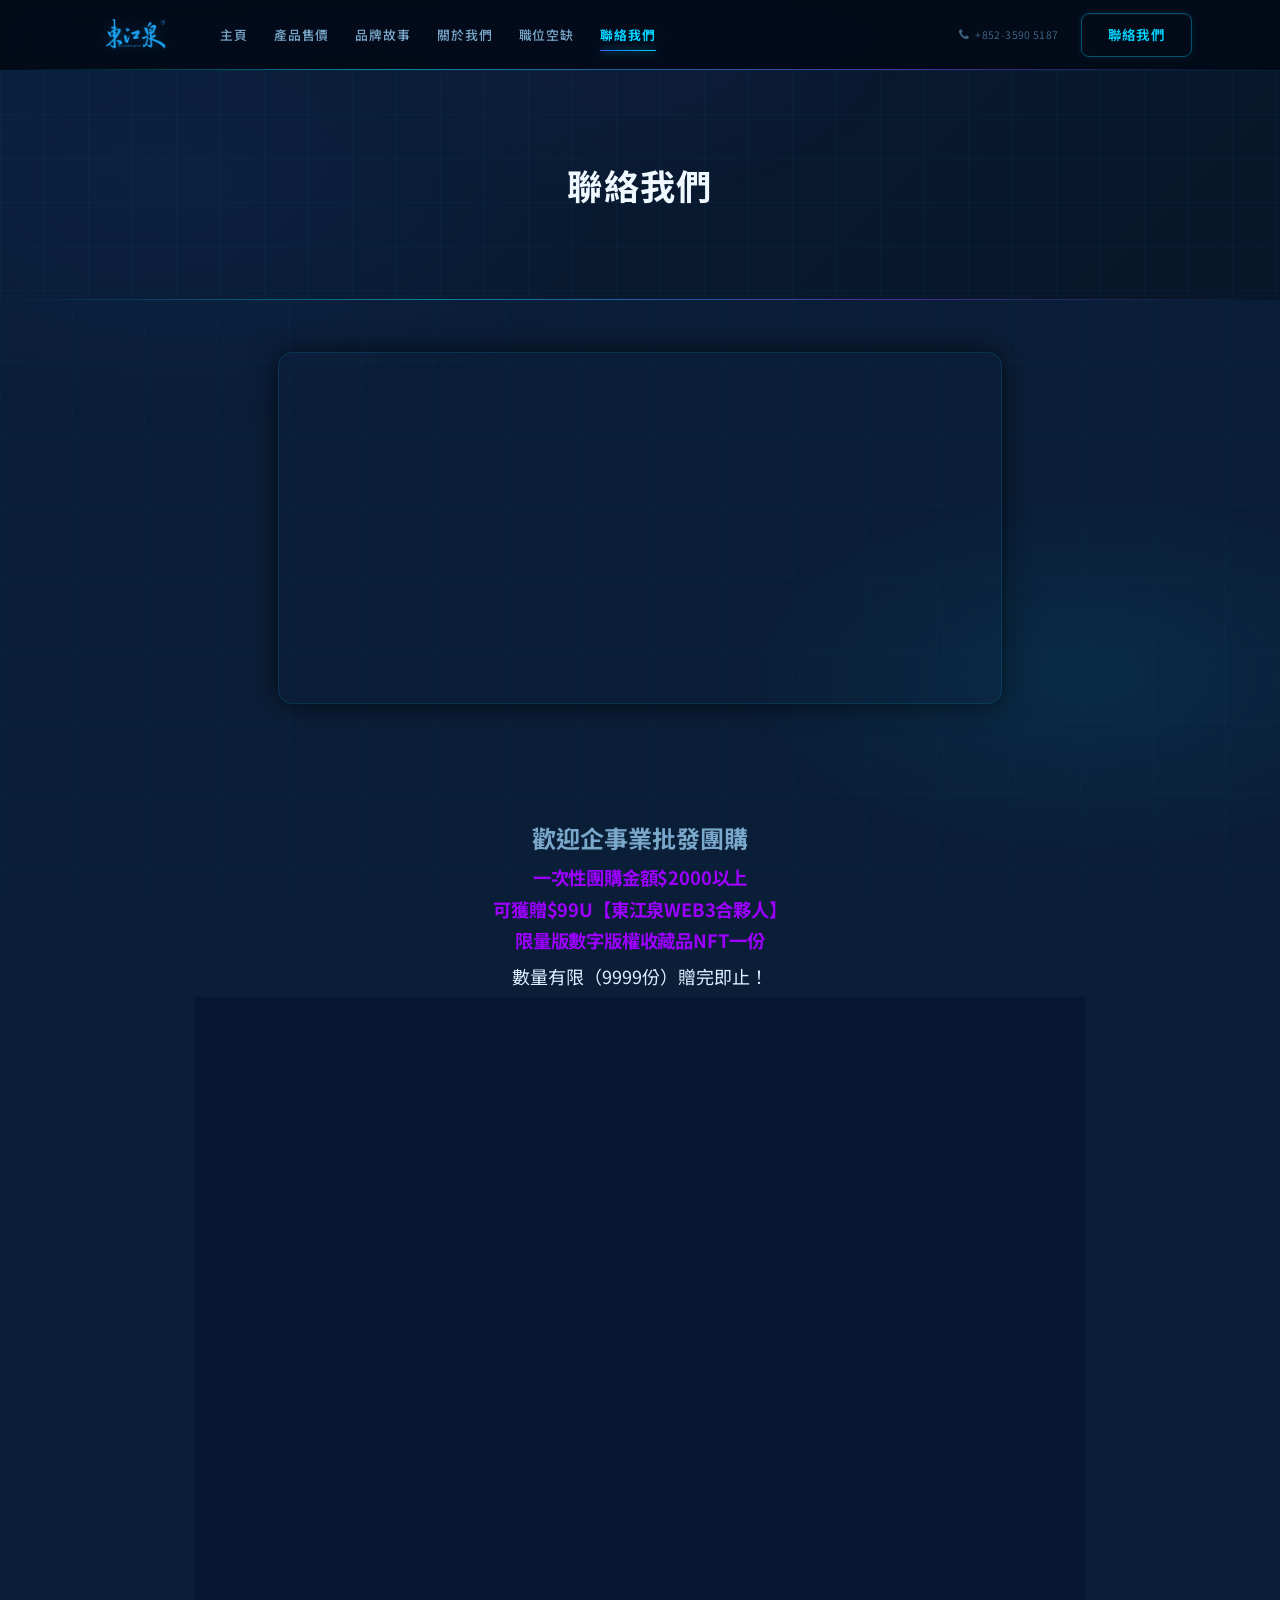
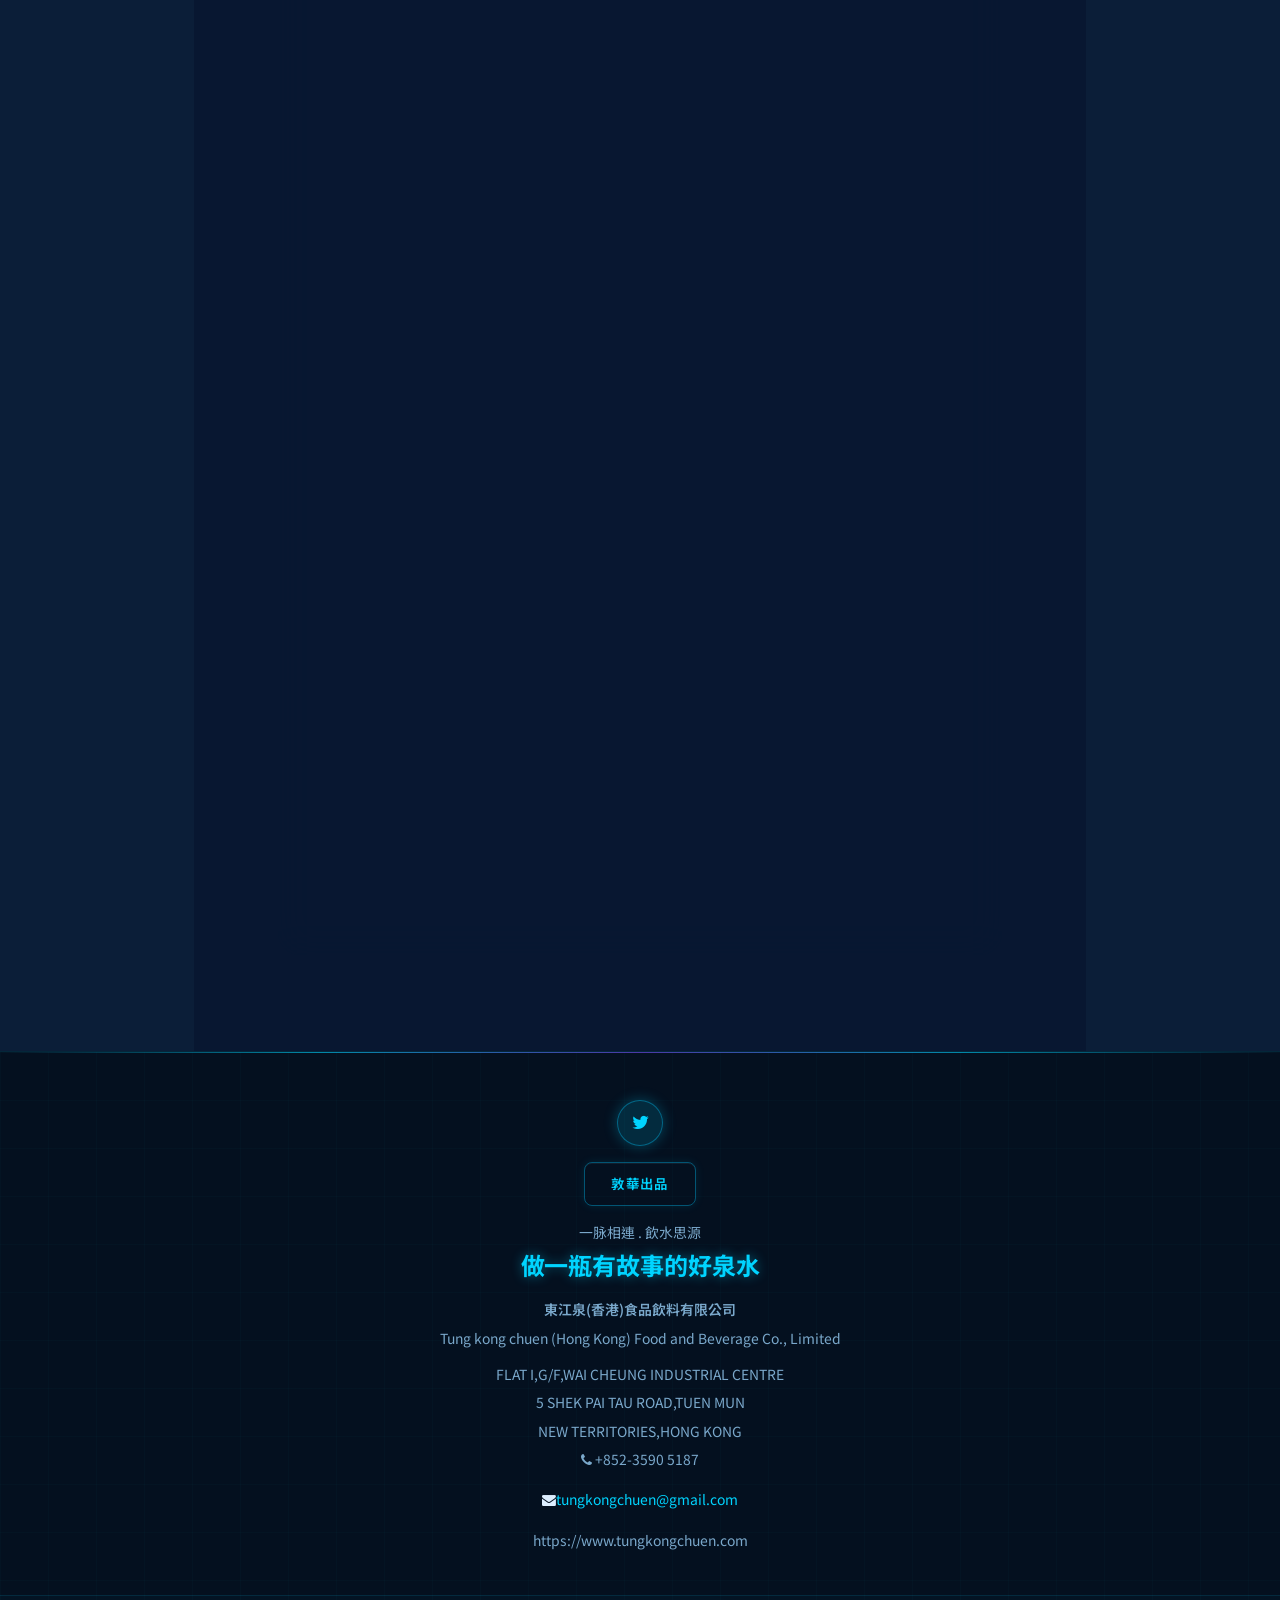
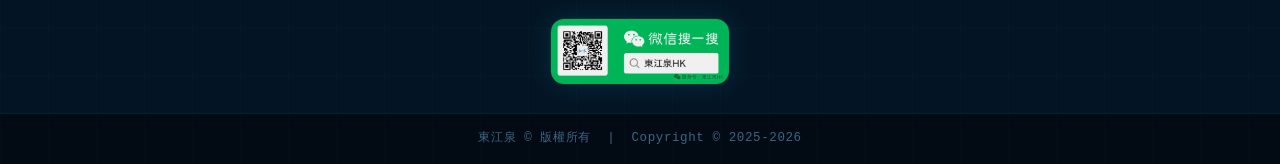
<file: contactus.html>
<!DOCTYPE html>
<html lang="zh-TW">
<head>
  <meta charset="utf-8"/>
  <meta http-equiv="X-UA-Compatible" content="IE=edge"/>
  <meta name="viewport" content="width=device-width, initial-scale=1"/>
  <meta name="description" content="東江泉 天然飲用泉水 - 聯絡我們"/>
  <title>聯絡我們 | 東江泉 天然飲用泉水</title>
  <link rel="shortcut icon" href="assets/images/logo.png"/>
  <link rel="preconnect" href="https://fonts.gstatic.com/" crossorigin/>
  <link href="https://fonts.googleapis.com/css2?family=Noto+Sans+TC:wght@300;400;500;700&display=swap" rel="stylesheet"/>
  <link rel="stylesheet" href="https://cdnjs.cloudflare.com/ajax/libs/font-awesome/4.7.0/css/font-awesome.min.css"/>
  <link rel="stylesheet" href="style.css"/>
</head>
<body>

<header id="top" class="site-header"></header>

<main id="wrap">

  <!-- Contact Hero / Parallax Title -->
  <section class="contact-hero">
    <div class="contact-hero-bg"></div>
    <div class="contact-hero-overlay"></div>
    <div class="container contact-hero-content">
      <h1>聯絡我們</h1>
    </div>
  </section>

  <!-- Map + Form Section -->
  <section class="contact-main">
    <div class="container-small">

      <!-- Google Map -->
      <div class="contact-map">
        <iframe
          src="https://maps.google.com/maps?q=%E6%9D%B1%E6%B1%9F%E6%B3%89&t=m&z=17&ie=UTF8&iwloc=&output=embed"
          width="100%" height="350" frameborder="0" scrolling="no"
          marginheight="0" marginwidth="0" aria-label="地圖"
          loading="lazy" style="border:0; border-radius:8px;"></iframe>
      </div>

      <!-- NFT Promo Text -->
      <div class="contact-promo text-center">
        <p class="lead"><br/></p>
        <p class="lead"><br/></p>
        <p class="lead text-center"><span style="font-size:1.5rem;"><strong>歡迎企事業批發團購</strong></span></p>
        <h3 class="text-center"><span style="color:rgb(156,0,255);">一次性團購金額$2000以上</span></h3>
        <h3 class="text-center"><span style="color:rgb(156,0,255);">可獲贈$99U【東江泉WEB3合夥人】</span></h3>
        <h3 class="text-center"><span style="color:rgb(156,0,255);">限量版數字版權收藏品NFT一份</span></h3>
        <p class="text-center"><span style="font-size:1.125rem;">數量有限（9999份）贈完即止！</span></p>
        <p class="lead"><br/></p>
      </div>

      <!-- Order Form -->
      <div class="contact-form-wrap">
        <form id="contactus_form" class="contact-form"
              action="https://formsubmit.co/tungkongchuen@gmail.com"
              method="POST"
              enctype="multipart/form-data">

          <!-- 選擇規格 -->
          <div class="form-field">
            <label for="spec">選擇規格 <span class="required">*</span></label>
            <select id="spec" name="選擇規格" required class="form-select" onchange="updateQty(this.value)">
              <option value="350ml">東江泉 350ml*24支/箱</option>
              <option value="500ml" selected>東江泉 500ml*24支/箱</option>
            </select>
          </div>

          <!-- 數量/金額 350ml -->
          <div class="form-field" id="qty_350" style="display:none;">
            <label for="qty350">數量/金額 <span class="required">*</span></label>
            <select id="qty350" name="數量金額350" class="form-select">
              <option>1 0 箱： $108/350ml/箱</option>
              <option selected>2 0 箱： $102/350ml/箱</option>
              <option>3 0 箱： $96/350ml/箱</option>
              <option>5 0 箱： $84/350ml/箱</option>
              <option>100箱： $72/350ml/箱</option>
            </select>
          </div>

          <!-- 數量/金額 500ml -->
          <div class="form-field" id="qty_500">
            <label for="qty500">數量/金額 <span class="required">*</span></label>
            <select id="qty500" name="數量金額500" class="form-select">
              <option>1 0 箱：$150/500ml/箱</option>
              <option selected>2 0 箱：$142/500ml/箱</option>
              <option>3 0 箱：$134/500ml/箱</option>
              <option>5 0 箱：$118/500ml/箱</option>
              <option>100箱：$100/500ml/箱</option>
            </select>
          </div>

          <!-- 聯絡人 + 聯絡電話 -->
          <div class="form-row-2col">
            <div class="form-field">
              <label for="contact_name">聯絡人 <span class="required">*</span></label>
              <input type="text" id="contact_name" name="聯絡人" required class="form-control" placeholder=""/>
            </div>
            <div class="form-field">
              <label for="contact_phone">聯絡電話 <span class="required">*</span></label>
              <input type="tel" id="contact_phone" name="聯絡電話" required class="form-control" placeholder=""/>
            </div>
          </div>

          <!-- 電郵 + 公司 -->
          <div class="form-row-2col">
            <div class="form-field">
              <label for="contact_email">電郵 <span class="required">*</span></label>
              <input type="email" id="contact_email" name="email_from" required class="form-control" placeholder=""/>
            </div>
            <div class="form-field">
              <label for="contact_company">公司 / 機構</label>
              <input type="text" id="contact_company" name="company" class="form-control" placeholder=""/>
            </div>
          </div>

          <!-- 收貨地址 -->
          <div class="form-field">
            <label for="contact_address">收貨地址 <span class="required">*</span></label>
            <input type="text" id="contact_address" name="收貨地址" required class="form-control" placeholder=""/>
          </div>

          <!-- 收貨日期 -->
          <div class="form-field">
            <label for="contact_date">收貨日期 <span class="required">*</span></label>
            <div class="date-input-wrap">
              <input type="date" id="contact_date" name="scheduled_date" required class="form-control"/>
              <i class="fa fa-calendar date-icon"></i>
            </div>
          </div>

          <!-- 付款方式 -->
          <div class="form-field">
            <label for="contact_pay">付款方式 <span class="required">*</span></label>
            <select id="contact_pay" name="付款方式" required class="form-select">
              <option selected>網頁下圖/門店微信二維碼付款</option>
              <option>敦華集團有限公司 / 匯豐銀行 / 賬號：023 6088 21838</option>
            </select>
          </div>

          <!-- 付款證明 -->
          <div class="form-field">
            <label for="contact_proof">付款證明 <span class="required">*</span></label>
            <input type="file" id="contact_proof" name="attachment_ids" required class="form-control-file" accept="image/*,.pdf"/>
          </div>

          <!-- NFT接收 -->
          <div class="form-field">
            <label for="contact_nft">NFT接收 [Eth網絡]</label>
            <input type="text" id="contact_nft" name="NFT接收" class="form-control" placeholder="0x..."/>
          </div>

          <!-- Payment QR code (from original site) -->
          <div class="payment-qr-section">
            <p class="text-center"><strong>網頁下圖/門店微信二維碼付款</strong></p>
            <div class="text-center">
              <img src="assets/images/payment_qr.png" alt="微信付款二維碼" class="payment-qr-img payment-qr-single"/>
            </div>
          </div>

          <!-- FormSubmit hidden config fields -->
          <input type="hidden" name="_subject" value="【東江泉】新訂單通知"/>
          <input type="hidden" name="_captcha" value="false"/>
          <input type="hidden" name="_template" value="table"/>
          <input type="hidden" name="_next" value="https://www.tungkongchuen.com/contactus"/>

          <div class="form-field text-center">
            <button type="submit" class="btn-submit">提交訂單</button>
          </div>

        </form>
      </div>

    </div>
  </section>

</main>

<footer id="bottom"></footer>

<script src="main.js"></script>
<script>
function updateQty(val) {
  document.getElementById('qty_350').style.display = val === '350ml' ? '' : 'none';
  document.getElementById('qty_500').style.display = val === '500ml' ? '' : 'none';
}
</script>
</body>
</html>
</file>
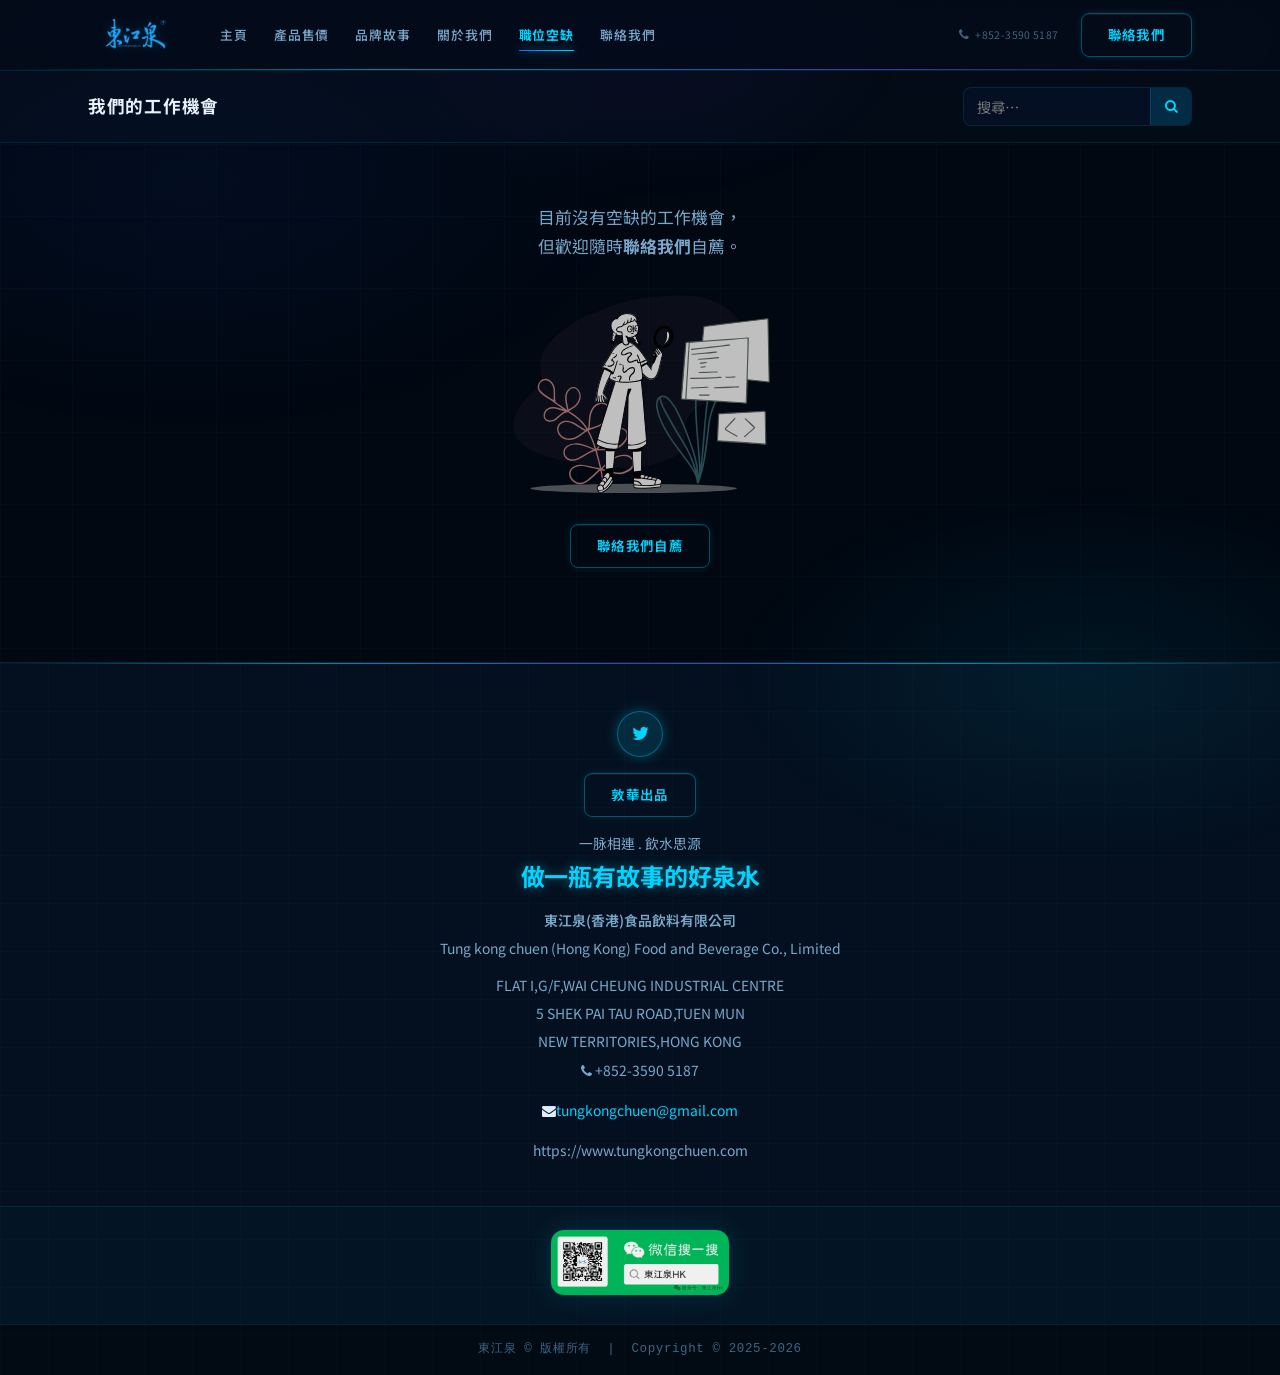
<file: jobs.html>
<!DOCTYPE html>
<html lang="zh-TW">
<head>
  <meta charset="utf-8"/>
  <meta http-equiv="X-UA-Compatible" content="IE=edge"/>
  <meta name="viewport" content="width=device-width, initial-scale=1"/>
  <meta name="description" content="東江泉 天然飲用泉水 - 職位空缺"/>
  <title>職位空缺 | 東江泉 天然飲用泉水</title>
  <link rel="shortcut icon" href="assets/images/logo.png"/>
  <link rel="preconnect" href="https://fonts.gstatic.com/" crossorigin/>
  <link href="https://fonts.googleapis.com/css2?family=Noto+Sans+TC:wght@300;400;500;700&display=swap" rel="stylesheet"/>
  <link rel="stylesheet" href="https://cdnjs.cloudflare.com/ajax/libs/font-awesome/4.7.0/css/font-awesome.min.css"/>
  <link rel="stylesheet" href="style.css"/>
</head>
<body>

<header id="top" class="site-header"></header>

<main id="wrap">

  <!-- Jobs Topbar -->
  <div class="jobs-topbar">
    <div class="container">
      <div class="jobs-topbar-inner">
        <span class="jobs-title">我們的工作機會</span>
        <div class="jobs-search">
          <div class="search-input-wrap">
            <input type="search" placeholder="搜尋⋯" class="jobs-search-input"/>
            <button class="jobs-search-btn"><i class="fa fa-search"></i></button>
          </div>
        </div>
      </div>
    </div>
  </div>

  <!-- Jobs Grid -->
  <div class="container jobs-container">
    <div class="jobs-grid">
      <div class="jobs-empty text-center">
        <p class="jobs-empty-text">
          目前沒有空缺的工作機會，<br/>
          但歡迎隨時<strong>聯絡我們</strong>自薦。
        </p>
        <img src="assets/images/job_not_found.svg" alt="找不到相關職位" class="jobs-empty-img" style="width:50%;max-width:400px;"/>
        <p class="mt-3">
          <a href="contactus.html" class="btn-contact">聯絡我們自薦</a>
        </p>
      </div>
    </div>
  </div>

</main>

<footer id="bottom"></footer>
<script src="main.js"></script>
</body>
</html>
</file>
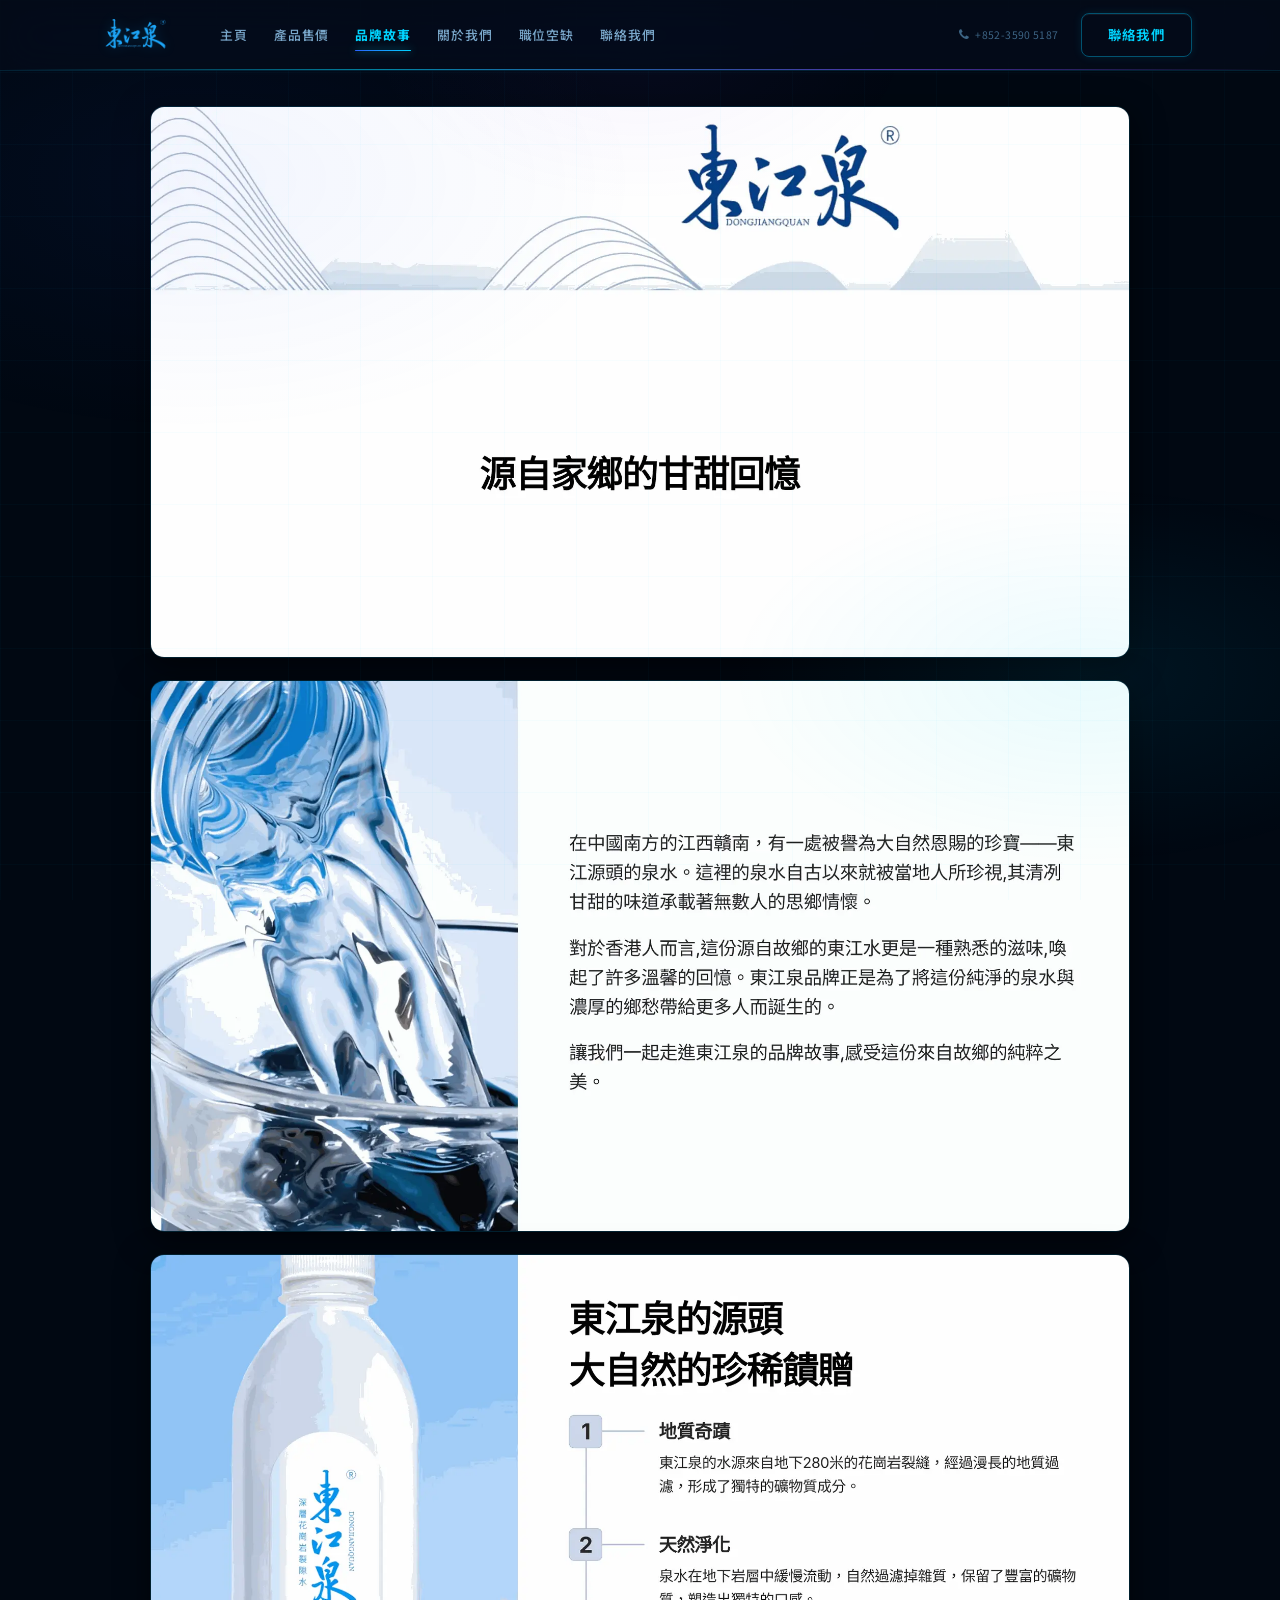
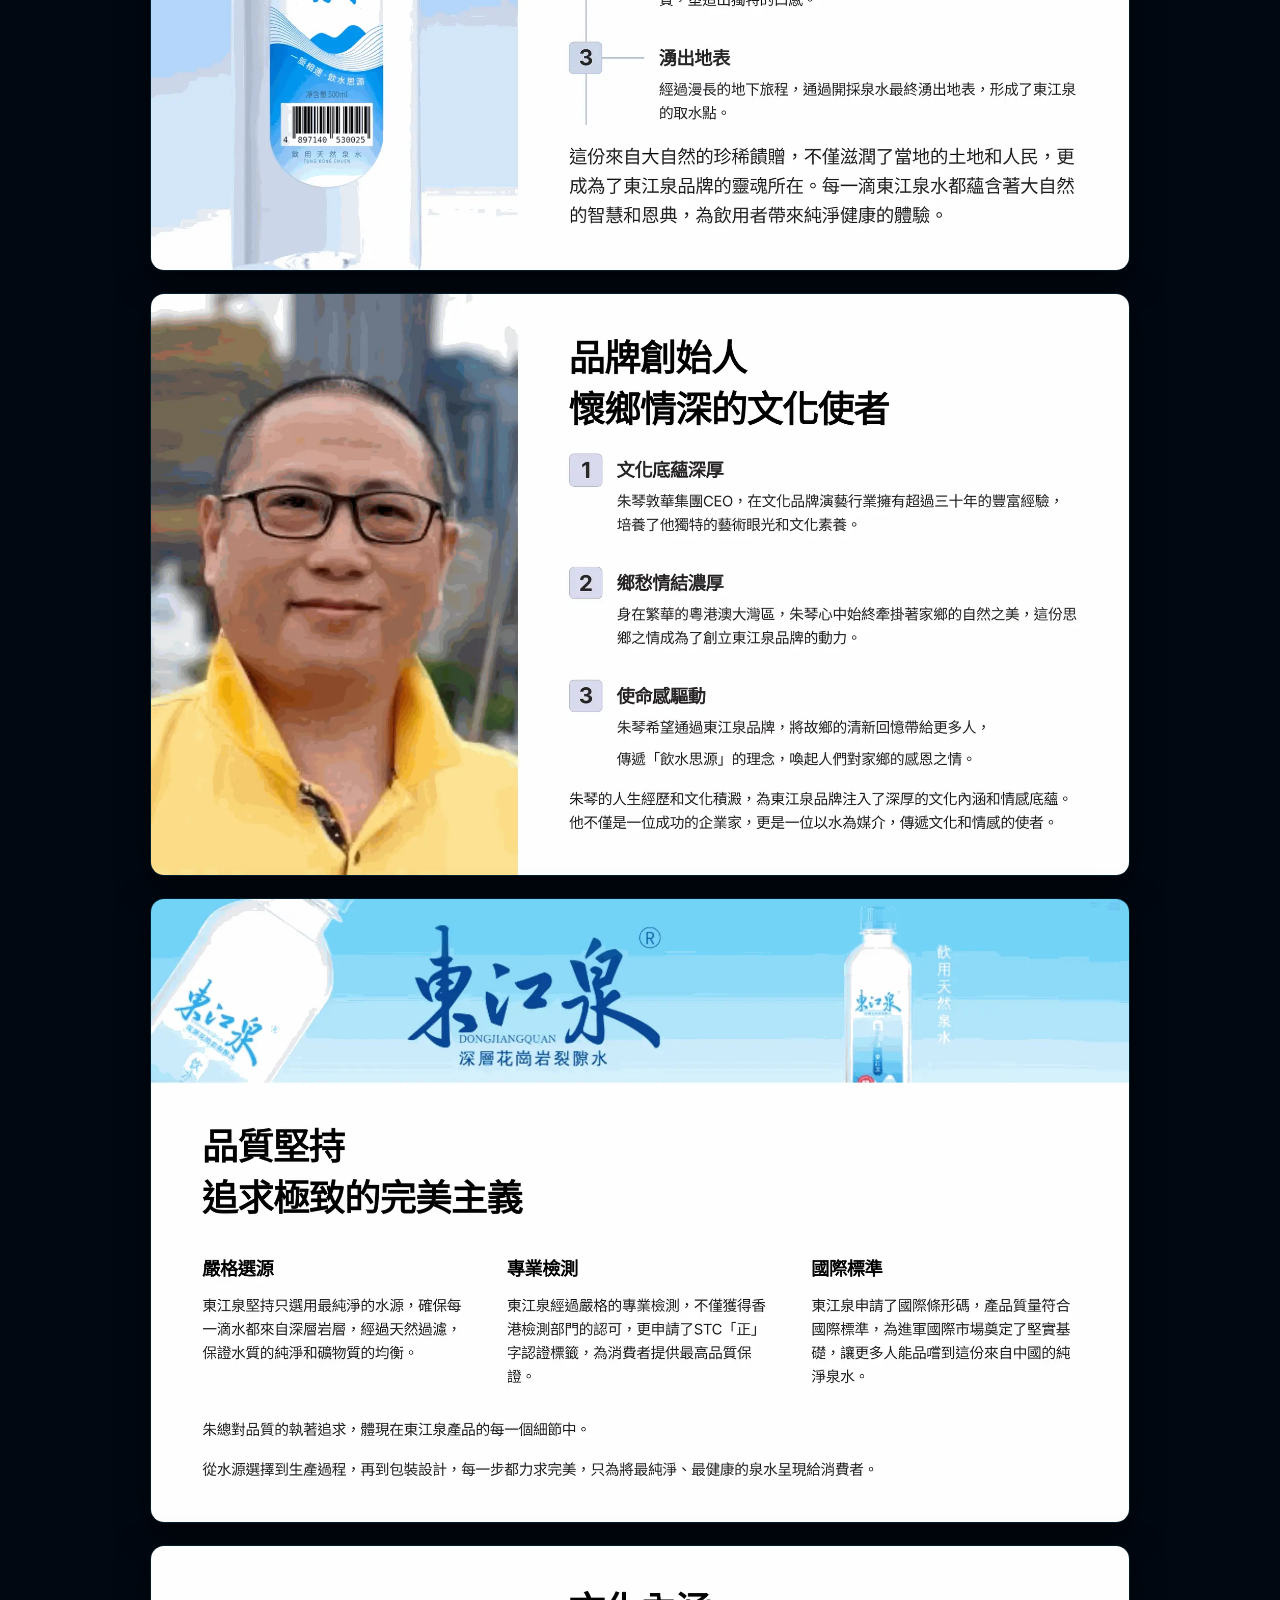
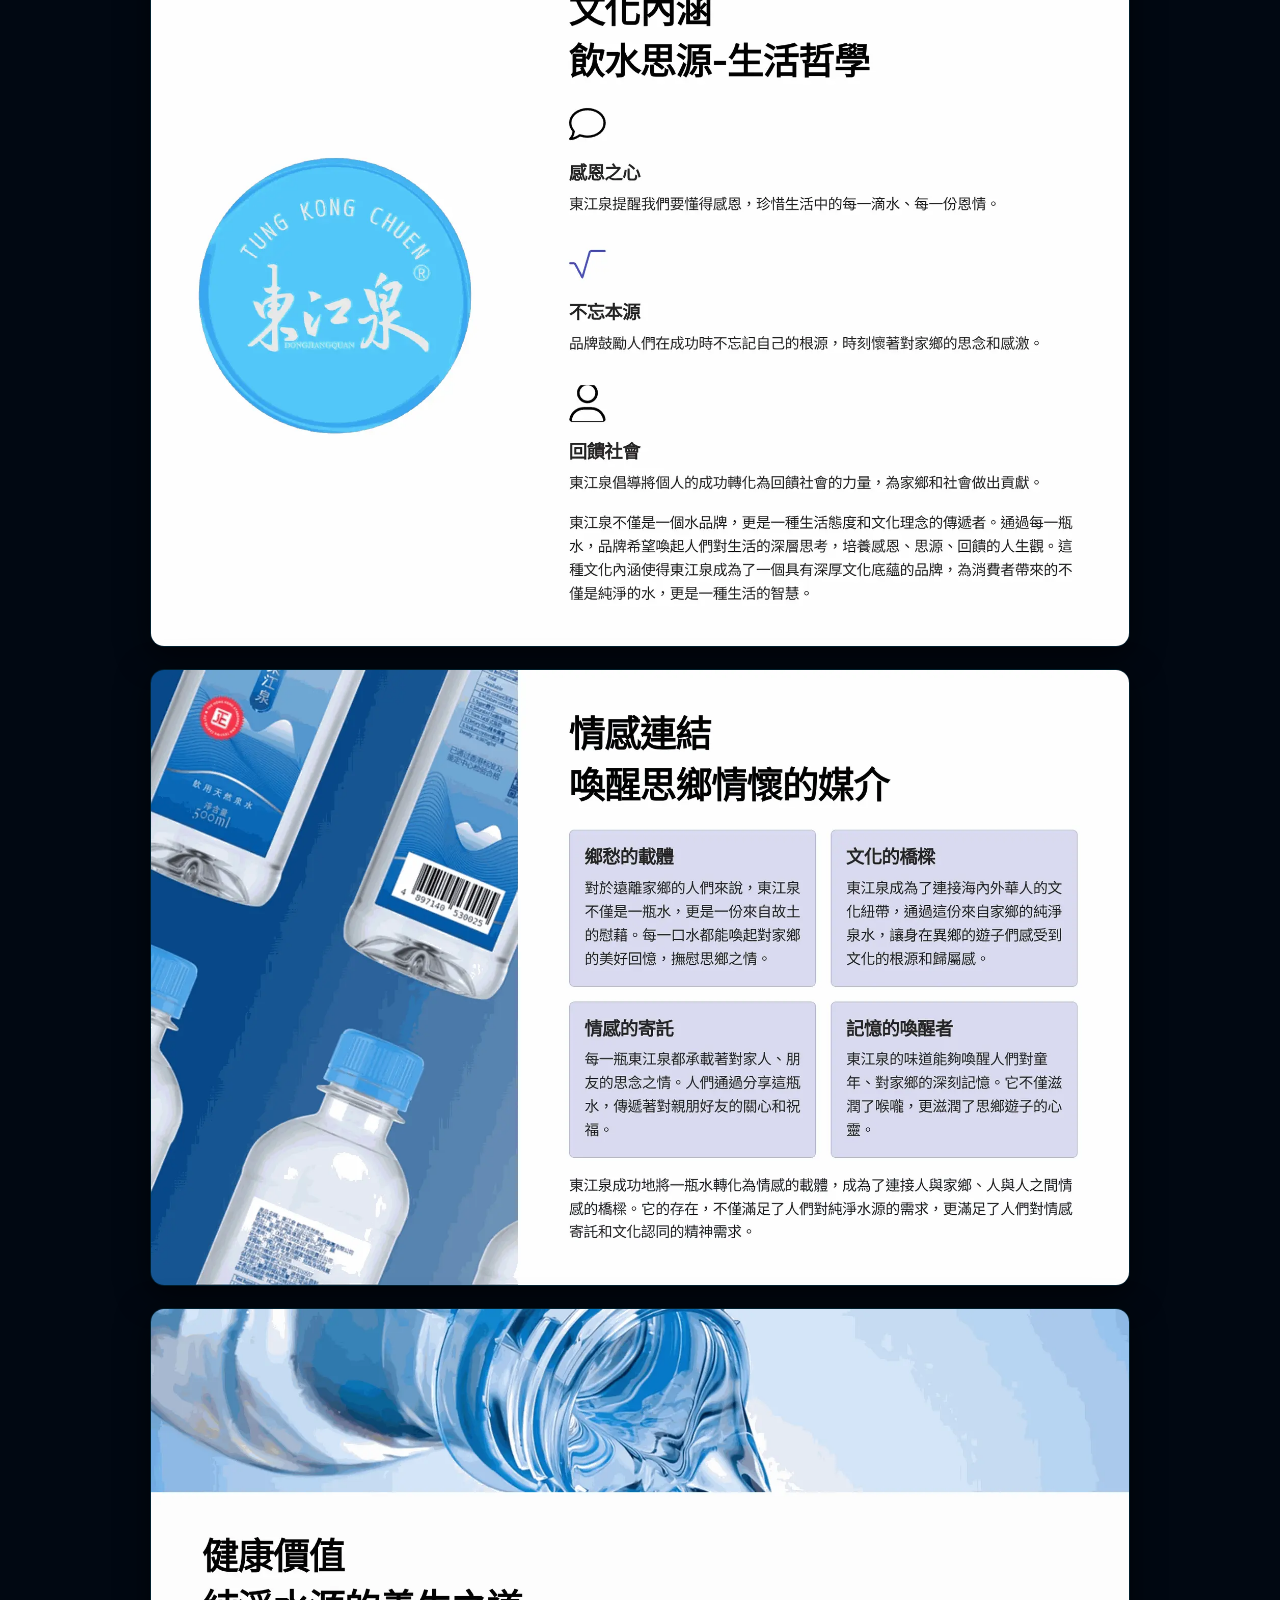
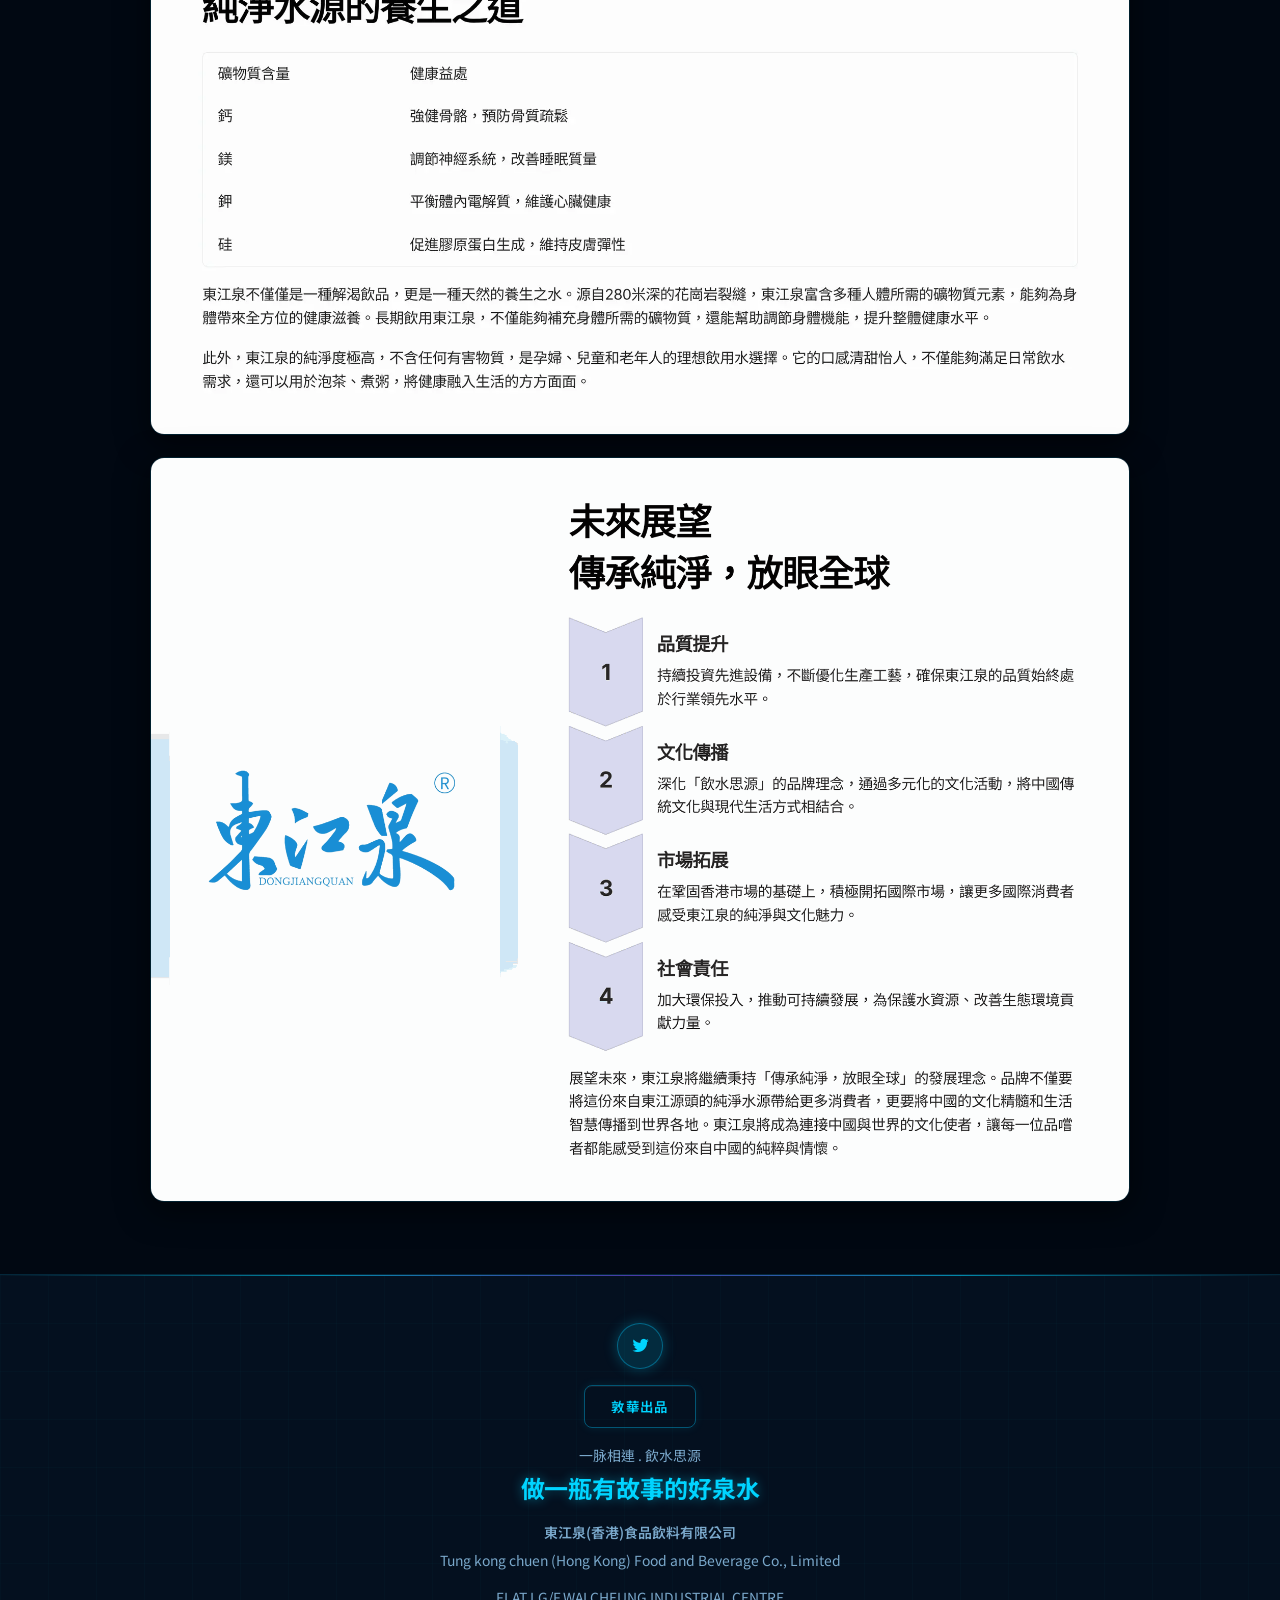
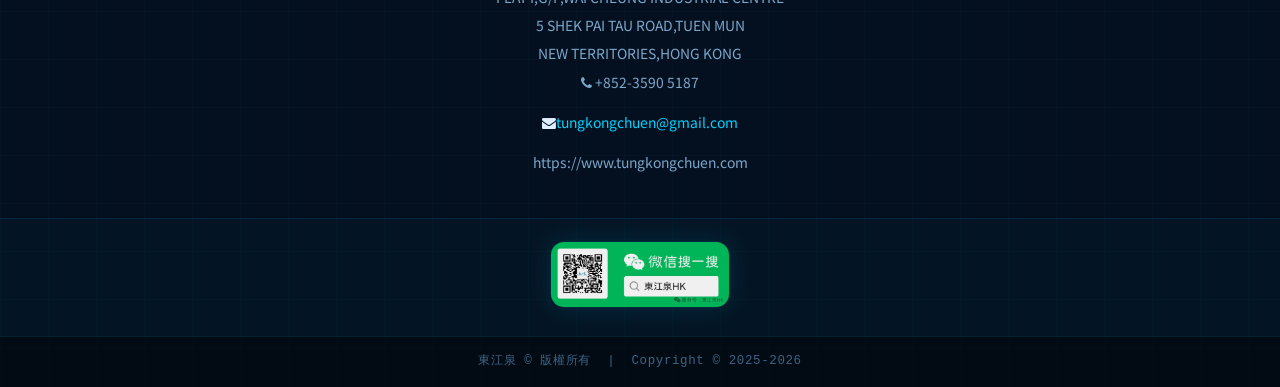
<file: our-services.html>
<!DOCTYPE html>
<html lang="zh-TW">
<head>
  <meta charset="utf-8"/>
  <meta http-equiv="X-UA-Compatible" content="IE=edge"/>
  <meta name="viewport" content="width=device-width, initial-scale=1"/>
  <meta name="description" content="東江泉 天然飲用泉水 - 品牌故事"/>
  <title>品牌故事 | 東江泉 天然飲用泉水</title>
  <link rel="shortcut icon" href="assets/images/logo.png"/>
  <link rel="preconnect" href="https://fonts.gstatic.com/" crossorigin/>
  <link href="https://fonts.googleapis.com/css2?family=Noto+Sans+TC:wght@300;400;500;700&display=swap" rel="stylesheet"/>
  <link rel="stylesheet" href="https://cdnjs.cloudflare.com/ajax/libs/font-awesome/4.7.0/css/font-awesome.min.css"/>
  <link rel="stylesheet" href="style.css"/>
</head>
<body>

<header id="top" class="site-header"></header>

<main id="wrap">

  <!-- Brand Story - Full-width single column image gallery -->
  <section class="section-story-gallery">
    <div class="container">
      <div class="story-gallery-col">
        <img src="assets/images/story_1.webp" alt="品牌故事1" class="img-fluid rounded story-img"/>
        <img src="assets/images/story_2.webp" alt="品牌故事2" class="img-fluid rounded story-img"/>
        <img src="assets/images/story_3.webp" alt="品牌故事3" class="img-fluid rounded story-img"/>
        <img src="assets/images/story_4.webp" alt="品牌故事4" class="img-fluid rounded story-img"/>
        <img src="assets/images/story_5.webp" alt="品牌故事5" class="img-fluid rounded story-img"/>
        <img src="assets/images/story_6.webp" alt="品牌故事6" class="img-fluid rounded story-img"/>
        <img src="assets/images/story_7.webp" alt="品牌故事7" class="img-fluid rounded story-img"/>
        <img src="assets/images/story_8.webp" alt="品牌故事8" class="img-fluid rounded story-img"/>
        <img src="assets/images/story_9.png" alt="品牌故事9" class="img-fluid rounded story-img"/>
      </div>
    </div>
  </section>

</main>

<footer id="bottom"></footer>
<script src="main.js"></script>
</body>
</html>
</file>
<file: style.css>
/* ======================================================
   東江泉 天然飲用泉水 — TechVision UI v4
   Ultra-premium dark space · Neon cyan/indigo palette
   Holographic glass · Animated mesh · Cinematic depth
   ====================================================== */

/* ════════════════════════════════════════════════════
   DESIGN TOKENS
   ════════════════════════════════════════════════════ */
:root {
  /* Backgrounds — deep space layers */
  --bg-void:       #010812;
  --bg-deep:       #04101f;
  --bg-base:       #071628;
  --bg-mid:        #0b1e38;
  --bg-surface:    rgba(8,22,48,.82);
  --bg-surface-2:  rgba(5,16,38,.90);
  --bg-card:       rgba(12,26,52,.75);

  /* Borders */
  --border-subtle:  rgba(0,200,255,.12);
  --border-glow:    rgba(0,200,255,.38);
  --border-gold:    rgba(245,200,66,.30);

  /* Neon palette */
  --cyan:          #00d4ff;
  --cyan-soft:     rgba(0,212,255,.14);
  --cyan-mid:      rgba(0,212,255,.55);
  --cyan-glow:     rgba(0,212,255,.08);
  --blue:          #2962ff;
  --blue-soft:     rgba(41,98,255,.14);
  --indigo:        #7c4dff;
  --indigo-soft:   rgba(124,77,255,.12);
  --gold:          #ffcc33;
  --gold-soft:     rgba(255,204,51,.10);

  /* Text */
  --txt:           #ddeeff;
  --txt-dim:       #7aa8cb;
  --txt-ghost:     #3d6585;
  --heading:       #f0f8ff;

  /* Typography */
  --font-ui:    'Noto Sans TC','PingFang TC','Microsoft JhengHei',Arial,sans-serif;
  --font-mono:  'Courier New',Consolas,monospace;

  /* Radii */
  --r-xs:  4px;
  --r-sm:  8px;
  --r-md:  14px;
  --r-lg:  22px;
  --r-xl:  32px;
  --r-pill: 999px;

  /* Shadows */
  --shadow-sm:    0 2px 12px rgba(0,0,0,.45);
  --shadow-md:    0 8px 32px rgba(0,0,0,.60);
  --shadow-lg:    0 16px 56px rgba(0,0,0,.75);
  --glow-sm:      0 0 14px rgba(0,212,255,.28);
  --glow-md:      0 0 28px rgba(0,212,255,.38), 0 0 64px rgba(0,212,255,.14);
  --glow-lg:      0 0 50px rgba(0,212,255,.45), 0 0 100px rgba(0,212,255,.20);
  --glow-gold:    0 0 18px rgba(255,204,51,.40);
  --inset-top:    inset 0 1px 0 rgba(255,255,255,.06);

  /* Motion */
  --ease:    cubic-bezier(.4,0,.2,1);
  --ease-bounce: cubic-bezier(.34,1.56,.64,1);
  --t-fast:  .18s;
  --t-mid:   .30s;
  --t-slow:  .55s;

  /* Layout */
  --header-h:    70px;
  --mob-header:  60px;
}

/* ════════════════════════════════════════════════════
   RESET & BASE
   ════════════════════════════════════════════════════ */
*,*::before,*::after { box-sizing:border-box; margin:0; padding:0; }

html {
  font-size: 16px;
  scroll-behavior: smooth;
  -webkit-text-size-adjust: 100%;
}

body {
  font-family: var(--font-ui);
  background: var(--bg-void);
  color: var(--txt);
  line-height: 1.75;
  overflow-x: hidden;
  -webkit-font-smoothing: antialiased;
  -moz-osx-font-smoothing: grayscale;
  position: relative;
}

img  { display:block; max-width:100%; height:auto; }
a    { color:inherit; text-decoration:none; transition:color var(--t-mid) var(--ease); }
a:hover { color:var(--cyan); text-decoration:none; }
p    { margin-bottom:.45rem; }
h1,h2,h3,h4,h5,h6 {
  font-family: var(--font-ui);
  font-weight: 700;
  line-height: 1.28;
  color: var(--heading);
  letter-spacing: -.01em;
}
ul { list-style:none; padding:0; margin:0; }

/* ────── UTILITIES ────── */
.text-center { text-align:center !important; }
.text-right  { text-align:right  !important; }
.text-left   { text-align:left   !important; }
.img-fluid   { max-width:100%; height:auto; display:block; }
.d-block     { display:block; }
.mx-auto     { margin-left:auto; margin-right:auto; }
.rounded     { border-radius:var(--r-sm); }
.mt-3        { margin-top:1rem; }
.mb-1        { margin-bottom:.25rem; }
.mb-4        { margin-bottom:1.5rem; }
.lead        { font-size:1.05rem; color:var(--txt-dim); }

.container       { max-width:1160px; margin:0 auto; padding:0 28px; }
.container-small { max-width:780px;  margin:0 auto; padding:0 28px; }

section { padding:56px 0; }

/* ────── GRADIENT TEXT ────── */
.gradient-gold {
  background: linear-gradient(135deg,#ffe566 0%,#d4930a 60%,#ffe566 100%);
  -webkit-background-clip:text; -webkit-text-fill-color:transparent;
  background-clip:text; background-size:200%;
  animation: shimmer 4s linear infinite;
}
@keyframes shimmer {
  0%   { background-position: 0% 50%; }
  100% { background-position: 200% 50%; }
}

.text-color5 { color:var(--txt-ghost); }
.text-cyan   { color:var(--cyan); }
.neon-text {
  color:var(--cyan);
  text-shadow:0 0 12px rgba(0,212,255,.75),0 0 36px rgba(0,212,255,.35);
}

/* ────── GLOBAL BG MESH ────── */
body::before {
  content:'';
  position:fixed; inset:0; z-index:0; pointer-events:none;
  background-image:
    linear-gradient(rgba(0,212,255,.028) 1px, transparent 1px),
    linear-gradient(90deg, rgba(0,212,255,.028) 1px, transparent 1px);
  background-size: 72px 72px;
  animation: mesh-drift 60s linear infinite;
}
@keyframes mesh-drift {
  0%   { background-position: 0 0,    0 0; }
  100% { background-position: 72px 72px, 72px 72px; }
}

/* ────── RADIAL AMBIENT GLOWS ────── */
body::after {
  content:'';
  position:fixed; inset:0; z-index:0; pointer-events:none;
  background:
    radial-gradient(ellipse 50% 40% at 15% 20%, rgba(41,98,255,.06) 0%, transparent 70%),
    radial-gradient(ellipse 40% 30% at 85% 75%, rgba(0,212,255,.07) 0%, transparent 70%),
    radial-gradient(ellipse 30% 25% at 50% 5%,  rgba(124,77,255,.05) 0%, transparent 70%);
}

/* ════════════════════════════════════════════════════
   BUTTONS
   ════════════════════════════════════════════════════ */
.btn-primary, .btn-contact, .btn-dunhua {
  display: inline-block;
  position: relative;
  padding: 9px 26px;
  background: transparent;
  color: var(--cyan) !important;
  border: 1px solid var(--border-glow);
  border-radius: var(--r-sm);
  font-size: .84rem;
  font-weight: 600;
  letter-spacing: .10em;
  text-transform: uppercase;
  cursor: pointer;
  text-decoration: none;
  overflow: hidden;
  transition: all var(--t-mid) var(--ease);
  box-shadow: 0 0 10px rgba(0,212,255,.10), var(--inset-top);
}
/* Hover fill animation */
.btn-primary::after, .btn-contact::after, .btn-dunhua::after {
  content:'';
  position:absolute; inset:0;
  background: linear-gradient(135deg, rgba(0,212,255,.18), rgba(41,98,255,.18));
  opacity:0; transition: opacity var(--t-mid) var(--ease);
}
.btn-primary:hover, .btn-contact:hover, .btn-dunhua:hover {
  color:#fff !important;
  border-color: var(--cyan);
  box-shadow: var(--glow-md);
  transform: translateY(-2px);
  text-decoration: none;
}
.btn-primary:hover::after,
.btn-contact:hover::after,
.btn-dunhua:hover::after { opacity:1; }

/* ════════════════════════════════════════════════════
   HEADER / NAVBAR
   ════════════════════════════════════════════════════ */
.site-header {
  position: fixed; top:0; left:0; right:0; z-index:1000;
  background: rgba(4,12,24,.80);
  backdrop-filter: saturate(200%) blur(20px);
  -webkit-backdrop-filter: saturate(200%) blur(20px);
  border-bottom: 1px solid var(--border-subtle);
  transition: background var(--t-mid) var(--ease),
              box-shadow var(--t-mid) var(--ease);
}
/* Animated cyan underline */
.site-header::after {
  content:'';
  position:absolute; bottom:0; left:0; right:0; height:1px;
  background: linear-gradient(90deg, transparent 0%, var(--cyan) 30%, var(--indigo) 70%, transparent 100%);
  opacity:.6;
  animation: header-line 6s ease-in-out infinite alternate;
}
@keyframes header-line {
  0%   { background-position: -100% 0; }
  100% { background-position: 200%  0; }
}
.site-header.scrolled {
  background: rgba(2,8,18,.92);
  box-shadow: 0 2px 24px rgba(0,0,0,.65), 0 0 40px rgba(0,212,255,.04);
}

.navbar-desktop { display:block; height:var(--header-h); }
.nav-container {
  max-width:1160px; margin:0 auto; padding:0 28px;
  height:100%; display:flex; align-items:center; gap:24px;
}
.navbar-brand img {
  display:block;
  filter: brightness(1.15) drop-shadow(0 0 6px rgba(0,212,255,.2));
  transition: filter var(--t-mid) var(--ease);
}
.navbar-brand:hover img { filter: brightness(1.3) drop-shadow(0 0 12px rgba(0,212,255,.5)); }

/* Nav links */
.nav-menu { display:flex; gap:0; flex:1; }
.nav-menu li a {
  display:block; padding:8px 13px;
  font-size:.80rem; font-weight:500;
  color:var(--txt-dim);
  letter-spacing:.07em; text-transform:uppercase;
  border-radius:var(--r-xs);
  transition: color var(--t-fast) var(--ease), background var(--t-fast) var(--ease);
  position:relative;
}
/* Animated underline */
.nav-menu li a::before {
  content:'';
  position:absolute; bottom:3px; left:13px; right:13px;
  height:1.5px; border-radius:2px;
  background: linear-gradient(90deg, var(--blue), var(--cyan));
  box-shadow: 0 0 8px var(--cyan);
  transform: scaleX(0); transform-origin: left;
  transition: transform var(--t-mid) var(--ease-bounce);
}
.nav-menu li a:hover { color:var(--cyan); background:var(--cyan-soft); }
.nav-menu li a:hover::before,
.nav-menu li a.active::before { transform:scaleX(1); }
.nav-menu li a.active { color:var(--cyan); font-weight:700; }

.nav-right { display:flex; align-items:center; gap:12px; flex-shrink:0; }
.nav-phone {
  display:flex; align-items:center; gap:6px;
  font-size:.78rem; color:var(--txt-ghost); letter-spacing:.03em;
  padding:6px 10px; border-radius:var(--r-xs);
  transition: color var(--t-fast) var(--ease), background var(--t-fast) var(--ease);
}
.nav-phone:hover { color:var(--cyan); background:var(--cyan-soft); }

/* ────── MOBILE NAV ────── */
.navbar-mobile { display:none; }
.mobile-nav-top {
  display:flex; align-items:center; justify-content:space-between;
  padding:10px 20px; height:var(--mob-header);
}
.mobile-toggle {
  display:flex; flex-direction:column; gap:5px;
  background:none; border:none; cursor:pointer; padding:5px;
}
.mobile-toggle span {
  display:block; width:24px; height:2px;
  background: var(--cyan); border-radius:2px;
  transition: all .3s var(--ease);
  box-shadow: 0 0 6px rgba(0,212,255,.6);
}
.mobile-toggle.is-active span:nth-child(1) { transform:translateY(7px) rotate(45deg); }
.mobile-toggle.is-active span:nth-child(2) { opacity:0; transform:scaleX(0); }
.mobile-toggle.is-active span:nth-child(3) { transform:translateY(-7px) rotate(-45deg); }

.mobile-menu {
  display:none; padding:12px 20px 24px;
  border-top:1px solid var(--border-subtle);
  background: rgba(2,8,20,.97);
  backdrop-filter: blur(20px);
}
.mobile-menu.open { display:block; animation:slide-down .25s var(--ease); }
@keyframes slide-down { from{ opacity:0; transform:translateY(-8px); } to{ opacity:1; transform:none; } }
.mobile-menu li { border-bottom:1px solid rgba(0,212,255,.07); }
.mobile-menu li a {
  display:block; padding:13px 4px;
  font-size:.9rem; color:var(--txt-dim);
  letter-spacing:.05em; text-transform:uppercase;
  transition: color var(--t-fast) var(--ease), padding var(--t-fast) var(--ease);
}
.mobile-menu li a:hover { color:var(--cyan); padding-left:10px; }

body { padding-top:var(--header-h); }

/* ════════════════════════════════════════════════════
   KEYFRAME LIBRARY
   ════════════════════════════════════════════════════ */
@keyframes bounceIn {
  0%   { opacity:0; transform:scale(.45) translateY(30px); }
  55%  { opacity:1; transform:scale(1.06) translateY(-4px); }
  75%  { transform:scale(.97); }
  100% { transform:scale(1) translateY(0); }
}
@keyframes float-slow {
  0%,100% { transform:translateY(0); }
  50%      { transform:translateY(-14px); }
}
@keyframes float-fast {
  0%,100% { transform:translateY(0); }
  50%      { transform:translateY(-8px); }
}
@keyframes glow-pulse {
  0%,100% { opacity:.55; }
  50%      { opacity:1; }
}
@keyframes scan-v {
  0%   { transform:translateY(-200px); }
  100% { transform:translateY(calc(100% + 200px)); }
}
@keyframes rotate-slow {
  from { transform:rotate(0deg); }
  to   { transform:rotate(360deg); }
}
@keyframes data-ticker {
  from { background-position: 0 0; }
  to   { background-position: 0 400px; }
}

/* ────── SCROLL FADE-IN ────── */
.scroll-anim {
  opacity:0; transform:translateY(28px);
  transition: opacity .8s var(--ease), transform .8s var(--ease);
}
.scroll-anim.scroll-visible { opacity:1; transform:none; }

.web3-box.anim-bounce-in {
  animation: bounceIn 1.5s cubic-bezier(.36,.07,.19,.97) both;
}

/* ════════════════════════════════════════════════════
   SEC 1 — WEB3 BRAND BANNER
   ════════════════════════════════════════════════════ */
.section-web3 {
  padding: 40px 0 32px;
  background: var(--bg-void);
  position: relative; z-index: 1;
}

.web3-box {
  position: relative;
  border-radius: var(--r-xl);
  padding: 44px 48px 40px;
  background: linear-gradient(145deg, rgba(8,22,52,.88) 0%, rgba(4,14,36,.92) 100%);
  backdrop-filter: blur(24px);
  -webkit-backdrop-filter: blur(24px);
  border: 1px solid var(--border-glow);
  box-shadow:
    var(--shadow-lg),
    0 0 0 1px rgba(0,212,255,.06),
    inset 0 1px 0 rgba(255,255,255,.07),
    inset 0 -1px 0 rgba(0,0,0,.3);
  overflow: hidden;
}

/* HUD corner brackets */
.web3-box::before {
  content:'';
  position:absolute; top:14px; left:14px;
  width:28px; height:28px;
  border-top: 2px solid var(--cyan);
  border-left: 2px solid var(--cyan);
  border-radius: 4px 0 0 0;
  filter: drop-shadow(0 0 4px var(--cyan));
  animation: glow-pulse 2.4s ease-in-out infinite;
}
.web3-box::after {
  content:'';
  position:absolute; bottom:14px; right:14px;
  width:28px; height:28px;
  border-bottom: 2px solid var(--cyan);
  border-right: 2px solid var(--cyan);
  border-radius: 0 0 4px 0;
  filter: drop-shadow(0 0 4px var(--cyan));
  animation: glow-pulse 2.4s ease-in-out infinite reverse;
}

/* Vertical scan beam */
.web3-box .scanline {
  position:absolute; left:0; right:0;
  height:80px;
  background: linear-gradient(180deg,
    transparent 0%,
    rgba(0,212,255,.06) 40%,
    rgba(0,212,255,.12) 50%,
    rgba(0,212,255,.06) 60%,
    transparent 100%);
  animation: scan-v 5s linear infinite;
  pointer-events:none;
}

/* Top-right corner extra brackets */
.web3-box .hud-tr {
  position:absolute; top:14px; right:14px;
  width:28px; height:28px;
  border-top: 2px solid rgba(124,77,255,.7);
  border-right: 2px solid rgba(124,77,255,.7);
  border-radius: 0 4px 0 0;
  animation: glow-pulse 2.8s ease-in-out infinite .5s;
}
.web3-box .hud-bl {
  position:absolute; bottom:14px; left:14px;
  width:28px; height:28px;
  border-bottom: 2px solid rgba(124,77,255,.7);
  border-left: 2px solid rgba(124,77,255,.7);
  border-radius: 0 0 0 4px;
  animation: glow-pulse 2.8s ease-in-out infinite .5s reverse;
}

.logo-center { margin:20px 0; }
.logo-big {
  max-width:200px; margin:0 auto;
  filter: drop-shadow(0 0 22px rgba(0,212,255,.55)) brightness(1.1);
  animation: float-slow 7s ease-in-out infinite;
}

/* ════════════════════════════════════════════════════
   SEC 2 — BOTTLE HERO
   ════════════════════════════════════════════════════ */
.section-bottle-hero {
  padding: 36px 0 32px;
  background: linear-gradient(180deg, var(--bg-void) 0%, var(--bg-deep) 100%);
  position:relative; z-index:1;
}
.label-2025 {
  font-size:1.75rem;
  color:var(--txt-ghost);
  font-family:var(--font-mono);
  letter-spacing:.06em;
  margin-bottom:10px;
}
.bottle-title {
  font-size:1.9rem; margin-bottom:22px;
}
.bottle-title span {
  color:var(--cyan) !important;
  text-shadow: 0 0 24px rgba(0,212,255,.6);
}
.bottle-figure { text-align:center; }
.bottle-img {
  max-width:400px; margin:0 auto;
  filter:
    drop-shadow(0 0 48px rgba(0,212,255,.32))
    drop-shadow(0 28px 56px rgba(0,0,0,.70));
  animation: float-slow 8s ease-in-out infinite;
  transition: filter var(--t-mid) var(--ease);
}
.bottle-img:hover {
  filter:
    drop-shadow(0 0 72px rgba(0,212,255,.55))
    drop-shadow(0 28px 56px rgba(0,0,0,.70));
}
.section-bottle-hero figcaption p { color:var(--txt-dim); }

/* ════════════════════════════════════════════════════
   DIVIDER
   ════════════════════════════════════════════════════ */
.section-divider { padding:4px 0; }
.section-divider hr {
  border:none; height:1px;
  background: linear-gradient(90deg, transparent, var(--border-glow), var(--indigo-soft), transparent);
}

/* ════════════════════════════════════════════════════
   SEC 3 — WATER QUALITY STATS
   ════════════════════════════════════════════════════ */
.section-stats {
  padding: 72px 0 64px;
  background: var(--bg-deep);
  position:relative; z-index:1;
}
/* Top accent line */
.section-stats::before {
  content:'';
  position:absolute; top:0; left:0; right:0; height:2px;
  background: linear-gradient(90deg, transparent, var(--blue), var(--cyan), var(--blue), transparent);
}

.stats-header { margin-bottom:20px; }
.stats-header h1 { color:var(--heading); }

.stats-grid {
  display:grid; grid-template-columns:1fr 1fr 1fr;
  gap:0;
  border:1px solid var(--border-subtle);
  border-radius:var(--r-lg);
  overflow:hidden;
  background: var(--bg-surface);
  backdrop-filter:blur(16px);
  box-shadow: var(--shadow-lg), 0 0 0 1px rgba(0,212,255,.04);
  position:relative;
}
/* Subtle horizontal data-line texture */
.stats-grid::after {
  content:'';
  position:absolute; inset:0; pointer-events:none;
  background: repeating-linear-gradient(
    0deg,
    transparent 0px,
    transparent 39px,
    rgba(0,212,255,.025) 40px
  );
}

.stat-item {
  padding:56px 32px 40px;
  position:relative;
  transition: background var(--t-mid) var(--ease);
  border-right:1px solid var(--border-subtle);
  z-index:1;
}
.stat-item:last-child { border-right:none; }

/* Hover top bar */
.stat-item::before {
  content:'';
  position:absolute; top:0; left:0; right:0; height:2px;
  background: linear-gradient(90deg, var(--blue), var(--cyan));
  box-shadow: 0 0 12px var(--cyan);
  transform: scaleX(0); transform-origin:left;
  transition: transform .45s var(--ease-bounce);
}
.stat-item:hover { background: rgba(0,212,255,.04); }
.stat-item:hover::before { transform:scaleX(1); }

.stat-number {
  display:block;
  font-size:2.8rem; font-weight:800;
  color:var(--cyan); line-height:1;
  letter-spacing:-.03em;
  font-family:var(--font-mono);
  text-shadow: 0 0 24px rgba(0,212,255,.7), 0 0 56px rgba(0,212,255,.3);
}

.stat-divider {
  width:44px; border:none;
  border-top:2px solid var(--cyan);
  margin:16px 0 24px;
  box-shadow: 0 0 10px rgba(0,212,255,.6);
}
.stat-label { margin-bottom:0; }
.stat-label span { color:var(--cyan) !important; }
.stat-item p { font-size:.97rem; color:var(--txt-dim); margin-bottom:4px; }

/* ════════════════════════════════════════════════════
   SEC 4 — IMAGE MOSAIC
   ════════════════════════════════════════════════════ */
.section-mosaic {
  padding:60px 0 40px;
  background: var(--bg-mid);
  position:relative; z-index:1;
}
.section-mosaic::before {
  content:'';
  position:absolute; top:0; left:0; right:0; height:2px;
  background: linear-gradient(90deg, var(--blue), var(--cyan), var(--indigo), var(--cyan), var(--blue));
  animation: header-line 8s linear infinite;
}

.mosaic-grid {
  display:grid;
  grid-template-columns:repeat(12,1fr);
  grid-auto-rows:60px;
  gap:14px; align-items:center;
}
.mosaic-title-block { grid-column:1/6; grid-row:2/5; display:flex; align-items:center; justify-content:center; }
.mosaic-title-block h2 { font-size:2rem; color:var(--heading); }
.mosaic-shuriken {
  grid-column:9/13; grid-row:1/9; overflow:hidden; border-radius:50%;
  box-shadow:0 0 36px rgba(0,212,255,.28), var(--shadow-md);
  border:1px solid var(--border-glow);
  transition: box-shadow var(--t-mid) var(--ease);
}
.mosaic-shuriken:hover { box-shadow:0 0 56px rgba(0,212,255,.45), var(--shadow-md); }
.img-shuriken { width:100%; height:100%; object-fit:cover; clip-path:polygon(50% 0%,80% 20%,100% 50%,80% 80%,50% 100%,20% 80%,0% 50%,20% 20%); border-radius:50%; }
.mosaic-subtitle { grid-column:2/5; grid-row:13/15; display:flex; align-items:center; }
.mosaic-subtitle p { margin:0; font-size:1rem; color:var(--txt-dim); }
.mosaic-scene-large { grid-column:1/5; grid-row:5/11; overflow:hidden; border-radius:50% 50% 50% 50%/60% 60% 40% 40%; box-shadow:0 0 28px rgba(0,0,0,.7), var(--shadow-md); border:1px solid var(--border-subtle); transition:box-shadow var(--t-mid) var(--ease); }
.mosaic-scene-large:hover { box-shadow:0 0 40px rgba(0,212,255,.18), var(--shadow-md); }
.img-blob-door { width:100%; height:100%; object-fit:cover; border-radius:50% 50% 50% 50%/60% 60% 40% 40%; }
.mosaic-desc { grid-column:5/9; grid-row:7/9; display:flex; align-items:center; }
.mosaic-desc p { font-size:.9rem; color:var(--txt-dim); line-height:1.6; }
.mosaic-center-img { grid-column:5/10; grid-row:9/17; overflow:hidden; border-radius:var(--r-lg); box-shadow:0 0 40px rgba(0,0,0,.8), var(--shadow-md); border:1px solid var(--border-subtle); transition:box-shadow var(--t-mid) var(--ease); }
.mosaic-center-img:hover { box-shadow:0 0 56px rgba(0,212,255,.18), var(--shadow-md); }
.img-rounded-square { width:100%; height:100%; object-fit:cover; border-radius:var(--r-lg); }
.mosaic-scene-bottom { grid-column:1/6; grid-row:14/23; overflow:hidden; border-radius:30% 70% 70% 30%/30% 30% 70% 70%; box-shadow:0 0 24px rgba(0,0,0,.6); border:1px solid var(--border-subtle); transition:box-shadow var(--t-mid) var(--ease); }
.mosaic-scene-bottom:hover { box-shadow:0 0 36px rgba(0,212,255,.14); }
.img-blob { width:100%; height:100%; object-fit:cover; border-radius:30% 70% 70% 30%/30% 30% 70% 70%; }
.mosaic-scene-circle { grid-column:9/13; grid-row:15/22; overflow:hidden; border-radius:50%; box-shadow:0 0 28px rgba(0,212,255,.22), var(--shadow-md); border:1px solid var(--border-subtle); transition:box-shadow var(--t-mid) var(--ease); }
.mosaic-scene-circle:hover { box-shadow:0 0 48px rgba(0,212,255,.38); }
.img-circle { width:100%; height:100%; object-fit:cover; border-radius:50%; }

/* ════════════════════════════════════════════════════
   SEC 5 — SOURCE TEXT
   ════════════════════════════════════════════════════ */
.section-source-text {
  padding:60px 0 88px;
  background: var(--bg-base);
  text-align:center; position:relative; z-index:1;
}
.section-source-text p {
  font-size:1rem; color:var(--txt-dim);
  max-width:720px; margin:0 auto .6rem;
}
.section-source-text p:first-child {
  font-size:1.15rem; font-weight:700; color:var(--heading);
}

/* ════════════════════════════════════════════════════
   SEC 6 — CERTIFICATION HERO
   ════════════════════════════════════════════════════ */
.section-cert-hero {
  padding:56px 0 32px;
  background: var(--bg-deep); position:relative; z-index:1;
}
.cert-hero-img { position:relative; margin-bottom:28px; }
.img-ipad {
  max-width:920px; width:100%;
  border-radius:var(--r-lg); margin:0 auto;
  border:1px solid var(--border-subtle);
  box-shadow:
    0 0 72px rgba(0,212,255,.16),
    0 32px 88px rgba(0,0,0,.85),
    var(--inset-top);
}
.cert-hero-title { padding:24px 0 16px; }
.cert-hero-title h2 { color:var(--heading); }

/* ════════════════════════════════════════════════════
   SECTION TITLES
   ════════════════════════════════════════════════════ */
.section-title { padding:72px 0 10px; text-align:center; }
.section-title h2, .section-title h6 {
  position:relative; display:inline-block; color:var(--heading);
}
.section-title h2::after, .section-title h6::after {
  content:'';
  display:block; width:56px; height:2px;
  background: linear-gradient(90deg, var(--blue), var(--cyan));
  border-radius:2px; margin:12px auto 0;
  box-shadow: 0 0 12px rgba(0,212,255,.7);
}

/* ════════════════════════════════════════════════════
   SEC 8 — CERT GALLERY
   ════════════════════════════════════════════════════ */
.section-gallery { padding:24px 0 72px; background:var(--bg-mid); }
.masonry-2col { display:grid; grid-template-columns:1fr 1fr; gap:18px; align-items:start; }
.masonry-col  { display:flex; flex-direction:column; gap:18px; }
.gallery-img {
  width:100%; height:auto;
  border-radius:var(--r-md);
  border:1px solid var(--border-subtle);
  box-shadow: var(--shadow-md);
  transition:
    transform var(--t-mid) var(--ease),
    box-shadow var(--t-mid) var(--ease),
    border-color var(--t-mid) var(--ease);
}
.gallery-img:hover {
  transform:translateY(-6px) scale(1.015);
  border-color:var(--cyan-mid);
  box-shadow:0 0 28px rgba(0,212,255,.22), var(--shadow-lg);
}

/* ════════════════════════════════════════════════════
   SEC 9 — ADVANCED PRODUCTION FEATURES
   ════════════════════════════════════════════════════ */
.section-features {
  padding:80px 0 72px;
  background: var(--bg-base);
  position:relative; z-index:1; overflow:hidden;
}
/* Ambient orbs */
.section-features::before {
  content:'';
  position:absolute; top:-160px; right:-160px;
  width:480px; height:480px; border-radius:50%;
  background: radial-gradient(circle, rgba(0,212,255,.06) 0%, transparent 70%);
  pointer-events:none; animation:float-slow 12s ease-in-out infinite;
}
.section-features::after {
  content:'';
  position:absolute; bottom:-120px; left:-120px;
  width:400px; height:400px; border-radius:50%;
  background: radial-gradient(circle, rgba(41,98,255,.07) 0%, transparent 70%);
  pointer-events:none; animation:float-slow 15s ease-in-out infinite reverse;
}

.section-features-title { font-size:2.1rem; color:var(--heading); }

.features-grid {
  display:grid; grid-template-columns:1fr 1fr 1fr;
  gap:26px; margin-top:44px; position:relative; z-index:1;
}

.feature-item {
  background: var(--bg-card);
  border:1px solid var(--border-subtle);
  border-radius:var(--r-lg);
  padding:44px 30px 38px; text-align:center;
  box-shadow: var(--shadow-md), var(--inset-top);
  backdrop-filter:blur(14px);
  transition:
    transform var(--t-mid) var(--ease),
    box-shadow var(--t-mid) var(--ease),
    border-color var(--t-mid) var(--ease);
  position:relative; overflow:hidden;
}
/* Holographic shimmer on hover */
.feature-item::before {
  content:'';
  position:absolute; inset:0;
  background: linear-gradient(135deg,
    rgba(0,212,255,.0) 0%,
    rgba(124,77,255,.06) 50%,
    rgba(0,212,255,.0) 100%);
  opacity:0;
  transition:opacity var(--t-mid) var(--ease);
}
/* Top glow bar */
.feature-item::after {
  content:'';
  position:absolute; top:0; left:0; right:0; height:2px;
  background: linear-gradient(90deg, var(--blue), var(--cyan), var(--indigo));
  opacity:0; transform:scaleX(0);
  transition: opacity var(--t-mid) var(--ease), transform .45s var(--ease-bounce);
}
.feature-item:hover {
  transform:translateY(-10px);
  border-color:var(--cyan-mid);
  box-shadow: var(--glow-md), var(--shadow-lg);
}
.feature-item:hover::before { opacity:1; }
.feature-item:hover::after  { opacity:1; transform:scaleX(1); }

.feature-icon {
  font-size:2rem !important;
  color:var(--cyan) !important;
  border:1px solid var(--border-glow) !important;
  border-radius:var(--r-md) !important;
  padding:18px !important;
  background: rgba(0,212,255,.08) !important;
  display:inline-block; margin-bottom:6px;
  transition:
    background var(--t-mid) var(--ease),
    border-color var(--t-mid) var(--ease),
    box-shadow var(--t-mid) var(--ease);
  box-shadow: 0 0 14px rgba(0,212,255,.15);
}
.feature-item:hover .feature-icon {
  background: rgba(0,212,255,.18) !important;
  border-color:var(--cyan) !important;
  box-shadow: var(--glow-md) !important;
}
.feature-item h4 { font-size:1.2rem; margin-top:20px; margin-bottom:10px; color:var(--heading); }
.feature-item p  { font-size:.93rem; color:var(--txt-dim); margin-bottom:4px; }

/* ════════════════════════════════════════════════════
   SEC 11 — PRODUCTION GALLERY 2×2
   ════════════════════════════════════════════════════ */
.section-prod-gallery { padding:24px 0 72px; background:var(--bg-mid); }
.prod-gallery-grid { display:grid; grid-template-columns:1fr 1fr; gap:22px; }
.prod-gallery-item {
  border-radius:var(--r-md); overflow:hidden;
  border:1px solid var(--border-subtle);
  box-shadow: var(--shadow-md);
  transition:
    transform var(--t-mid) var(--ease),
    box-shadow var(--t-mid) var(--ease),
    border-color var(--t-mid) var(--ease);
}
.prod-gallery-item:hover {
  transform:translateY(-6px);
  border-color:var(--cyan-mid);
  box-shadow:0 0 24px rgba(0,212,255,.20), var(--shadow-lg);
}
.prod-gallery-item img { width:100%; height:auto; object-fit:cover; display:block; }

/* ════════════════════════════════════════════════════
   SEC 12 — MASONRY 4-BLOCK + FLOATING LOGO
   ════════════════════════════════════════════════════ */
.section-masonry-block {
  padding:80px 0 88px;
  background: var(--bg-deep);
  position:relative; z-index:1;
}

.masonry-block-grid {
  display:grid; grid-template-columns:1fr 1fr;
  grid-template-rows:auto auto;
  gap:14px; position:relative;
}

.mb-block {
  border-radius:var(--r-lg);
  padding:36px 30px 30px;
  display:flex; flex-direction:column; justify-content:flex-end;
  min-height:178px;
  border:1px solid var(--border-subtle);
  backdrop-filter:blur(14px);
  transition:
    transform var(--t-mid) var(--ease),
    box-shadow var(--t-mid) var(--ease),
    border-color var(--t-mid) var(--ease);
  position:relative; overflow:hidden;
  box-shadow: var(--shadow-sm), var(--inset-top);
}
/* Animated scan beam on hover */
.mb-block::after {
  content:'';
  position:absolute; top:0; left:0; right:0; height:1px;
  background: linear-gradient(90deg, transparent, var(--cyan), transparent);
  opacity:0; transition:opacity var(--t-mid) var(--ease);
}
.mb-block:hover { transform:translateY(-5px); border-color:var(--cyan-mid); }
.mb-block:hover::after { opacity:1; }
.mb-block p { font-size:.95rem; margin-bottom:5px; }

/* TL */
.mb-block-tl {
  grid-column:1; grid-row:1;
  background: linear-gradient(135deg, rgba(0,212,255,.06) 0%, rgba(8,22,52,.88) 100%);
}
.mb-block-tl:hover { box-shadow:0 0 22px rgba(0,212,255,.14), var(--shadow-md); }

/* TR */
.mb-block-tr {
  grid-column:2; grid-row:1;
  background: linear-gradient(225deg, rgba(41,98,255,.08) 0%, rgba(8,22,52,.88) 100%);
  text-align:right;
}
.mb-block-tr h4, .mb-block-tr p { text-align:right; }
.mb-block-tr:hover { box-shadow:0 0 22px rgba(41,98,255,.18), var(--shadow-md); }

/* BL — neon accent */
.mb-block-bl {
  grid-column:1; grid-row:2;
  background: linear-gradient(135deg, rgba(0,90,180,.55) 0%, rgba(0,212,255,.20) 100%);
  border-color:rgba(0,212,255,.32);
}
.mb-block-bl h4  { color:var(--cyan); text-shadow:0 0 12px rgba(0,212,255,.6); }
.mb-block-bl p   { color:rgba(200,240,255,.88); }
.mb-block-bl:hover { box-shadow:var(--glow-md); border-color:var(--cyan-mid); }

/* BR */
.mb-block-br {
  grid-column:2; grid-row:2;
  background: linear-gradient(225deg, rgba(124,77,255,.08) 0%, rgba(8,22,52,.88) 100%);
  text-align:right;
}
.mb-block-br h4, .mb-block-br p { text-align:right; }
.mb-block-br:hover { box-shadow:0 0 22px rgba(124,77,255,.18), var(--shadow-md); }

/* H4 colors */
.mb-block-tl h4 span,
.mb-block-tr h4 span,
.mb-block-br h4 span {
  color:var(--cyan) !important;
  text-shadow:0 0 12px rgba(0,212,255,.45);
}

/* Floating center logo */
.mb-block-center {
  position:absolute; top:50%; left:50%;
  transform:translate(-50%,-50%); z-index:10; pointer-events:none;
}
.img-circle-logo {
  width:116px; height:116px; object-fit:contain;
  border-radius:50%;
  background: linear-gradient(135deg, var(--bg-deep), var(--bg-mid));
  padding:10px; display:block;
  border:1px solid var(--border-glow);
  box-shadow:
    var(--glow-md),
    0 8px 40px rgba(0,0,0,.8);
  animation: glow-pulse 3.2s ease-in-out infinite;
  filter:brightness(1.1) drop-shadow(0 0 8px rgba(0,212,255,.35));
}

/* ════════════════════════════════════════════════════
   SEC 13 — REPORT IMAGE
   ════════════════════════════════════════════════════ */
.section-report { padding:60px 0 28px; background:var(--bg-void); }
.report-img {
  max-width:980px; width:100%;
  border-radius:var(--r-md); margin:0 auto;
  border:1px solid var(--border-subtle);
  box-shadow:0 0 48px rgba(0,0,0,.8), 0 0 24px rgba(0,212,255,.07);
}

/* ════════════════════════════════════════════════════
   FOOTER
   ════════════════════════════════════════════════════ */
footer {
  background: var(--bg-deep);
  border-top:1px solid var(--border-subtle);
  padding:0; position:relative; overflow:hidden;
}
/* Top glow line */
footer::before {
  content:'';
  position:absolute; top:0; left:0; right:0; height:1px;
  background: linear-gradient(90deg, transparent, var(--cyan), var(--indigo), var(--cyan), transparent);
  opacity:.6;
}
/* Subtle data-grid texture in footer */
footer::after {
  content:'';
  position:absolute; inset:0; pointer-events:none;
  background-image:
    linear-gradient(rgba(0,212,255,.018) 1px, transparent 1px),
    linear-gradient(90deg, rgba(0,212,255,.018) 1px, transparent 1px);
  background-size:48px 48px;
}

.footer-main { padding:48px 24px 36px; text-align:center; position:relative; z-index:1; }
.footer-social { margin-bottom:14px; }

.social-link {
  display:inline-flex; align-items:center; justify-content:center;
  width:46px; height:46px; border-radius:50%;
  background: var(--cyan-soft);
  color:var(--cyan);
  border:1px solid var(--border-glow);
  box-shadow: var(--glow-sm);
  transition: all var(--t-mid) var(--ease);
  position:relative; overflow:hidden;
}
.social-link::before {
  content:'';
  position:absolute; inset:0; border-radius:50%;
  background: var(--cyan);
  transform:scale(0); transition:transform var(--t-mid) var(--ease-bounce);
}
.social-link .fa { font-size:1.15rem; line-height:1; position:relative; z-index:1; }
.social-link:hover {
  color:#000;
  border-color:var(--cyan);
  box-shadow:var(--glow-lg);
  transform:translateY(-3px);
  text-decoration:none;
}
.social-link:hover::before { transform:scale(1); }

.slogan-text { font-size:1.1rem; margin-top:8px; color:var(--txt-dim); }
.footer-tagline { margin:6px 0 16px; }
.footer-tagline span { color:var(--cyan) !important; text-shadow:0 0 12px rgba(0,212,255,.45); }
.footer-company { font-size:1rem; color:var(--txt); font-weight:600; }
.footer-company-en { font-size:.85rem; color:var(--txt-ghost); margin-bottom:12px; }
.footer-main p { font-size:.87rem; color:var(--txt-dim); }

.footer-email-list {
  display:flex; justify-content:center; flex-wrap:wrap;
  gap:24px; margin:16px 0; padding:0;
}
.footer-email-list li { font-size:.87rem; }
.footer-email-list a { color:var(--cyan); transition:color var(--t-fast) var(--ease), text-shadow var(--t-fast) var(--ease); }
.footer-email-list a:hover { color:#fff; text-shadow:0 0 10px var(--cyan); }

.footer-logo-bar {
  padding:22px 24px 28px;
  border-top:1px solid var(--border-subtle);
  background:rgba(0,212,255,.025);
  text-align:center; position:relative; z-index:1;
}
.footer-wechat-qr {
  width:180px; height:auto; object-fit:contain;
  margin:0 auto; border-radius:var(--r-md);
  border:1px solid var(--border-subtle);
  box-shadow:0 0 24px rgba(0,212,255,.14);
  display:block; filter:brightness(.92) contrast(1.05);
}

.footer-copyright {
  padding:14px 24px;
  border-top:1px solid var(--border-subtle);
  background:rgba(0,0,0,.35);
  position:relative; z-index:1;
}
.footer-copyright p {
  font-size:.78rem; color:var(--txt-ghost);
  margin:0; letter-spacing:.05em; font-family:var(--font-mono);
}

/* ════════════════════════════════════════════════════
   SCROLL-TO-TOP
   ════════════════════════════════════════════════════ */
#scrolltop-wrapper { position:fixed; bottom:30px; right:30px; z-index:999; }
#btn-scrolltop {
  display:flex; align-items:center; justify-content:center;
  width:48px; height:48px; border-radius:50%;
  background: var(--cyan-soft);
  color:var(--cyan);
  border:1px solid var(--border-glow);
  box-shadow:var(--glow-md);
  opacity:0; pointer-events:none;
  transition:opacity .35s, transform var(--t-mid) var(--ease-bounce), box-shadow var(--t-mid) var(--ease);
  position:relative; overflow:hidden;
}
#btn-scrolltop::before {
  content:'';
  position:absolute; inset:0; border-radius:50%;
  background:var(--cyan);
  transform:scale(0); transition:transform var(--t-mid) var(--ease-bounce);
}
#btn-scrolltop:hover {
  color:#000;
  transform:scale(1.14);
  box-shadow:var(--glow-lg);
  text-decoration:none;
}
#btn-scrolltop:hover::before { transform:scale(1); }
#btn-scrolltop .fa { font-size:1rem; line-height:1; position:relative; z-index:1; }

/* ════════════════════════════════════════════════════
   HOME POPUP
   ════════════════════════════════════════════════════ */
#site-popup-overlay {
  position:fixed; inset:0; z-index:9999;
  background:rgba(1,5,16,.82);
  backdrop-filter:blur(6px); -webkit-backdrop-filter:blur(6px);
  display:flex; align-items:center; justify-content:center;
  padding:20px; opacity:0; pointer-events:none;
  transition:opacity .4s var(--ease);
}
#site-popup-overlay.popup-visible { opacity:1; pointer-events:auto; }

.popup-box {
  background: linear-gradient(145deg, rgba(8,22,52,.95) 0%, rgba(4,12,32,.98) 100%);
  border:1px solid var(--border-glow);
  border-radius:var(--r-xl);
  max-width:430px; width:100%;
  padding:38px 32px 32px;
  position:relative;
  box-shadow: var(--glow-md), var(--shadow-lg), var(--inset-top);
  transform:scale(.82) translateY(20px);
  transition:transform .45s var(--ease-bounce);
  max-height:90vh; overflow-y:auto;
  backdrop-filter:blur(24px);
}
#site-popup-overlay.popup-visible .popup-box { transform:scale(1) translateY(0); }

.popup-close {
  position:absolute; top:14px; right:18px;
  background:none; border:none; font-size:1.6rem;
  color:var(--txt-ghost); cursor:pointer; line-height:1;
  transition:color var(--t-fast) var(--ease), transform var(--t-fast) var(--ease);
}
.popup-close:hover { color:var(--cyan); transform:rotate(90deg); }
.popup-inner { text-align:center; }
.popup-logo { margin-bottom:14px; }
.popup-logo-img { width:96px; margin:0 auto; filter:drop-shadow(0 0 12px rgba(0,212,255,.45)); }
.popup-title { font-size:1.3rem; color:var(--heading); margin-bottom:4px; }
.popup-sub { font-size:.88rem; color:var(--txt-ghost); margin-bottom:20px; }
.popup-highlight {
  background:rgba(124,77,255,.09);
  border:1px solid rgba(124,77,255,.28);
  border-radius:var(--r-md); padding:18px 16px; margin-bottom:20px;
}
.popup-highlight p { font-size:.98rem; margin-bottom:6px; color:var(--txt); }
.popup-note { font-size:.82rem; color:var(--txt-ghost); margin-top:4px; margin-bottom:0; }
.popup-bottle { margin:12px 0 20px; }
.popup-bottle-img { width:80px; margin:0 auto; filter:drop-shadow(0 0 14px rgba(0,212,255,.35)); }
.popup-btn {
  display:inline-block;
  background:transparent; color:var(--cyan);
  border:1px solid var(--cyan);
  padding:12px 38px; border-radius:var(--r-sm);
  font-size:1rem; font-weight:700; letter-spacing:.08em; text-transform:uppercase;
  transition:all var(--t-mid) var(--ease); text-decoration:none;
  box-shadow:0 0 16px rgba(0,212,255,.22);
  position:relative; overflow:hidden;
}
.popup-btn::after {
  content:'';
  position:absolute; inset:0;
  background:var(--cyan);
  transform:scaleX(0); transform-origin:left;
  transition:transform var(--t-mid) var(--ease);
}
.popup-btn:hover { color:#000 !important; box-shadow:var(--glow-lg); transform:translateY(-2px); text-decoration:none; }
.popup-btn:hover::after { transform:scaleX(1); }
.popup-btn span { position:relative; z-index:1; }

/* ════════════════════════════════════════════════════
   CHAN-PIN POPUP
   ════════════════════════════════════════════════════ */
#chanpin-popup-overlay {
  position:fixed; inset:0; z-index:9999;
  background:rgba(1,5,16,.82);
  backdrop-filter:blur(6px);
  display:flex; align-items:center; justify-content:center;
  padding:20px; opacity:0; pointer-events:none;
  transition:opacity .4s var(--ease);
}
#chanpin-popup-overlay.popup-visible { opacity:1; pointer-events:auto; }
#chanpin-popup-overlay.popup-visible .popup-box { transform:scale(1) translateY(0); }

.popup-banner-style {
  background: linear-gradient(135deg, rgba(24,0,56,.92) 0%, rgba(0,20,72,.92) 60%, rgba(0,40,88,.92) 100%);
  border:1px solid var(--border-glow);
  border-radius:var(--r-md);
  padding:48px 38px; text-align:center;
  backdrop-filter:blur(14px);
  box-shadow:var(--glow-md), var(--shadow-lg);
}
.popup-banner-style p  { color:var(--txt-dim); font-size:1rem; margin-bottom:10px; }
.popup-banner-style h2 { font-size:1.2rem; font-weight:700; margin-bottom:14px; color:var(--heading); }

/* ════════════════════════════════════════════════════
   SUB-PAGE: Chan-Pin
   ════════════════════════════════════════════════════ */
.section-gallery-products { padding:60px 0 52px; background:var(--bg-void); }

/* ════════════════════════════════════════════════════
   SUB-PAGE: Our-Services
   ════════════════════════════════════════════════════ */
.section-story-gallery { padding:36px 0 72px; background:var(--bg-void); }
.story-gallery-col { display:flex; flex-direction:column; gap:22px; max-width:980px; margin:0 auto; }
.story-img {
  width:100%; height:auto;
  border-radius:var(--r-md); object-fit:cover;
  border:1px solid var(--border-subtle);
  box-shadow:var(--shadow-md);
  transition:
    transform var(--t-mid) var(--ease),
    box-shadow var(--t-mid) var(--ease),
    border-color var(--t-mid) var(--ease);
}
.story-img:hover {
  transform:translateY(-6px);
  border-color:var(--cyan-mid);
  box-shadow:0 0 28px rgba(0,212,255,.18), var(--shadow-lg);
}

/* ════════════════════════════════════════════════════
   SUB-PAGE: Jobs
   ════════════════════════════════════════════════════ */
.jobs-topbar {
  background:rgba(4,12,24,.92); backdrop-filter:blur(12px);
  border-top:1px solid var(--border-subtle);
  border-bottom:1px solid var(--border-subtle);
  padding:16px 0;
}
.jobs-topbar-inner { display:flex; align-items:center; justify-content:space-between; gap:16px; flex-wrap:wrap; }
.jobs-title { font-size:1.1rem; font-weight:700; color:var(--heading); letter-spacing:.04em; }
.jobs-search { display:flex; gap:8px; }
.search-input-wrap {
  display:flex; border:1px solid var(--border-subtle);
  border-radius:var(--r-sm); overflow:hidden; background:var(--bg-surface-2);
}
.jobs-search-input {
  border:none; background:transparent; padding:8px 13px;
  font-size:.9rem; outline:none; min-width:180px;
  color:var(--txt); font-family:var(--font-ui);
}
.jobs-search-btn {
  background:var(--cyan-soft); border:none;
  border-left:1px solid var(--border-subtle);
  padding:8px 14px; cursor:pointer; color:var(--cyan);
  transition:background var(--t-fast) var(--ease);
}
.jobs-search-btn:hover { background:rgba(0,212,255,.22); }
.jobs-container { padding:60px 0 80px; }
.jobs-empty { max-width:520px; margin:0 auto; text-align:center; }
.jobs-empty-text { font-size:1.05rem; color:var(--txt-dim); margin-bottom:30px; }
.jobs-empty-img {
  width:50%; max-width:270px; margin:0 auto 30px; display:block;
  filter:brightness(.75) hue-rotate(180deg) saturate(.55);
}

/* ════════════════════════════════════════════════════
   SUB-PAGE: Contact
   ════════════════════════════════════════════════════ */
.contact-hero {
  position:relative; height:230px;
  display:flex; align-items:center; overflow:hidden;
  background: linear-gradient(135deg, var(--bg-mid) 0%, var(--bg-base) 100%);
}
.contact-hero::before {
  content:'';
  position:absolute; inset:0;
  background:
    linear-gradient(rgba(0,212,255,.035) 1px, transparent 1px),
    linear-gradient(90deg, rgba(0,212,255,.035) 1px, transparent 1px);
  background-size:44px 44px;
}
.contact-hero::after {
  content:'';
  position:absolute; bottom:0; left:0; right:0; height:1px;
  background:linear-gradient(90deg, transparent, var(--cyan), var(--indigo), transparent);
  opacity:.55;
}
.contact-hero-bg, .contact-hero-overlay { display:none; }
.contact-hero-content { position:relative; z-index:2; color:var(--heading); }
.contact-hero-content h1 { font-size:2.2rem; color:var(--heading); letter-spacing:.04em; }

.contact-main { padding:52px 0 96px; background:var(--bg-mid); }
.contact-map {
  margin-bottom:40px; border-radius:var(--r-md);
  overflow:hidden; border:1px solid var(--border-subtle);
  box-shadow:0 0 28px rgba(0,0,0,.65);
}
.contact-map iframe { display:block; filter:invert(1) hue-rotate(180deg) brightness(.82) saturate(.85); }
.contact-promo { margin-bottom:36px; }
.contact-promo h3 { font-size:1.15rem; font-weight:700; margin-bottom:8px; }

.contact-form-wrap {
  background: var(--bg-surface);
  border:1px solid var(--border-subtle);
  border-radius:var(--r-lg);
  padding:44px 40px;
  box-shadow:var(--shadow-lg), var(--inset-top);
  backdrop-filter:blur(18px);
}
.contact-form .form-field { margin-bottom:24px; }
.contact-form label {
  display:block; font-size:.82rem; font-weight:700;
  color:var(--txt-dim); margin-bottom:8px;
  letter-spacing:.06em; text-transform:uppercase;
}
.contact-form .required { color:#ff6b6b; }

.form-control, .form-select {
  width:100%; padding:11px 16px;
  border:1px solid var(--border-subtle);
  border-radius:var(--r-sm);
  font-size:.9rem; font-family:var(--font-ui);
  background:var(--bg-surface-2); color:var(--txt);
  transition:border-color var(--t-fast) var(--ease), box-shadow var(--t-fast) var(--ease);
  outline:none; -webkit-appearance:none;
}
.form-control:focus, .form-select:focus {
  border-color:var(--cyan);
  box-shadow:0 0 0 3px rgba(0,212,255,.14), 0 0 14px rgba(0,212,255,.10);
}
.form-control-file { width:100%; padding:8px 0; font-size:.9rem; color:var(--txt-dim); }
.form-row-2col { display:grid; grid-template-columns:1fr 1fr; gap:20px; margin-bottom:0; }
.form-row-2col .form-field { margin-bottom:24px; }
.date-input-wrap { position:relative; }
.date-icon { position:absolute; right:14px; top:50%; transform:translateY(-50%); color:var(--txt-ghost); pointer-events:none; }

.payment-qr-section {
  background:var(--cyan-glow);
  border:1px solid var(--border-subtle); border-radius:var(--r-md);
  padding:24px; margin:22px 0 30px; text-align:center;
}
.payment-qr-section strong { color:var(--cyan); letter-spacing:.04em; }
.payment-qr-img { object-fit:contain; border:1px solid var(--border-subtle); border-radius:var(--r-xs); }
.payment-qr-single {
  width:220px; height:auto; max-width:100%;
  display:block; margin:14px auto 0;
  box-shadow:0 0 24px rgba(0,212,255,.15);
  border-radius:var(--r-sm);
}
.qr-label { font-size:.85rem; color:var(--txt-ghost); margin-top:8px; }

.btn-submit {
  display:inline-block;
  background:transparent; color:var(--cyan);
  border:1px solid var(--cyan);
  padding:14px 56px; border-radius:var(--r-sm);
  font-size:1rem; font-weight:700; font-family:var(--font-ui);
  cursor:pointer; letter-spacing:.08em; text-transform:uppercase;
  transition:all var(--t-mid) var(--ease);
  box-shadow:0 0 18px rgba(0,212,255,.22);
  position:relative; overflow:hidden;
}
.btn-submit::after {
  content:'';
  position:absolute; inset:0;
  background:var(--cyan);
  transform:scaleX(0); transform-origin:left;
  transition:transform var(--t-mid) var(--ease);
}
.btn-submit span { position:relative; z-index:1; }
.btn-submit:hover { color:#000; box-shadow:var(--glow-lg); transform:translateY(-2px); }
.btn-submit:hover::after { transform:scaleX(1); }
.btn-submit:disabled { opacity:.5; cursor:not-allowed; transform:none; }

.form-success-msg {
  background:rgba(0,212,255,.08); border:1px solid rgba(0,212,255,.28);
  color:var(--cyan); border-radius:var(--r-sm);
  padding:16px; text-align:center; font-size:.95rem; margin-top:22px;
}

/* ════════════════════════════════════════════════════
   RESPONSIVE — 991px
   ════════════════════════════════════════════════════ */
@media (max-width:991px) {
  .navbar-desktop { display:none; }
  .navbar-mobile  { display:block; }
  body { padding-top:var(--mob-header); }

  .stats-grid { grid-template-columns:1fr; border-radius:var(--r-md); }
  .stat-item { border-right:none; border-bottom:1px solid var(--border-subtle); padding:38px 22px 22px; }
  .stat-item:last-child { border-bottom:none; }

  .mosaic-grid { display:flex; flex-direction:column; gap:16px; }
  .mosaic-scene-large img,
  .mosaic-scene-bottom img,
  .mosaic-center-img img,
  .mosaic-scene-circle img,
  .mosaic-shuriken img {
    clip-path:none !important;
    border-radius:var(--r-md) !important;
    height:220px; width:100%; object-fit:cover;
  }

  .features-grid { grid-template-columns:1fr; gap:18px; }
  .masonry-2col  { grid-template-columns:1fr; }
  .prod-gallery-grid { grid-template-columns:1fr; }
  .masonry-block-grid { grid-template-columns:1fr 1fr; gap:10px; }
  .mb-block { min-height:150px; padding:24px 18px; }
  .img-circle-logo { width:88px; height:88px; }
}

/* ════════════════════════════════════════════════════
   RESPONSIVE — 768px
   ════════════════════════════════════════════════════ */
@media (max-width:768px) {
  .form-row-2col { grid-template-columns:1fr; }
  .contact-form-wrap { padding:28px 20px; }
  .contact-hero { height:180px; }
  .contact-hero-content h1 { font-size:1.8rem; }
  .popup-box { padding:28px 22px 24px; }
  .popup-title { font-size:1.1rem; }
  .web3-box { padding:30px 22px 26px; }
  .label-2025 { font-size:1.4rem; }
}

/* ════════════════════════════════════════════════════
   RESPONSIVE — 600px
   ════════════════════════════════════════════════════ */
@media (max-width:600px) {
  .web3-box { padding:24px 16px 20px; }
  .logo-big { max-width:160px; }
  .bottle-img { max-width:290px; }
  .stat-number { font-size:2.2rem; }
  .masonry-block-grid { grid-template-columns:1fr 1fr; gap:7px; }
  .mb-block { min-height:126px; padding:16px 12px; }
  .mb-block p { font-size:.82rem; }
  .img-circle-logo { width:74px; height:74px; padding:8px; }
  #scrolltop-wrapper { bottom:18px; right:18px; }
  .section-features { padding:52px 0 44px; }
  .feature-item { padding:30px 18px 26px; }
  .features-grid { gap:14px; }
  .section-title { padding:52px 0 8px; }
  .container, .container-small { padding:0 16px; }
}
</file>
